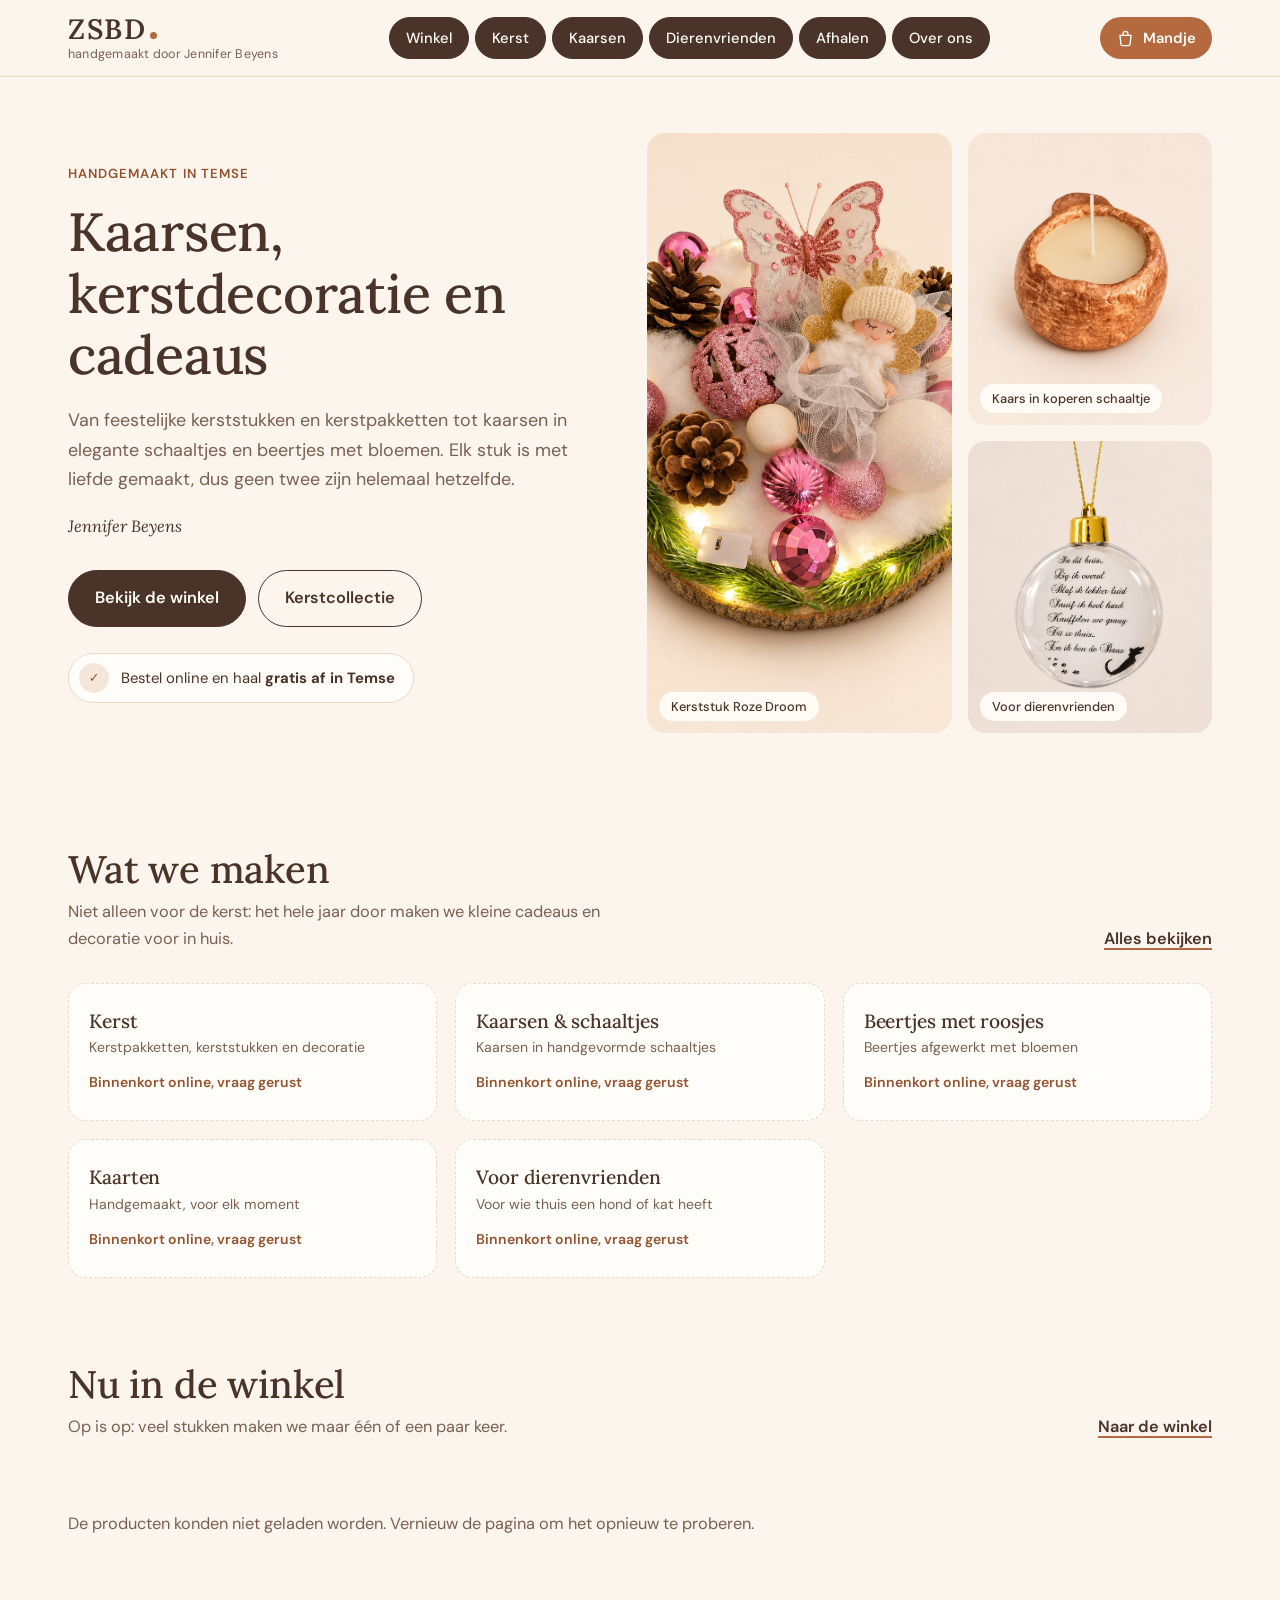
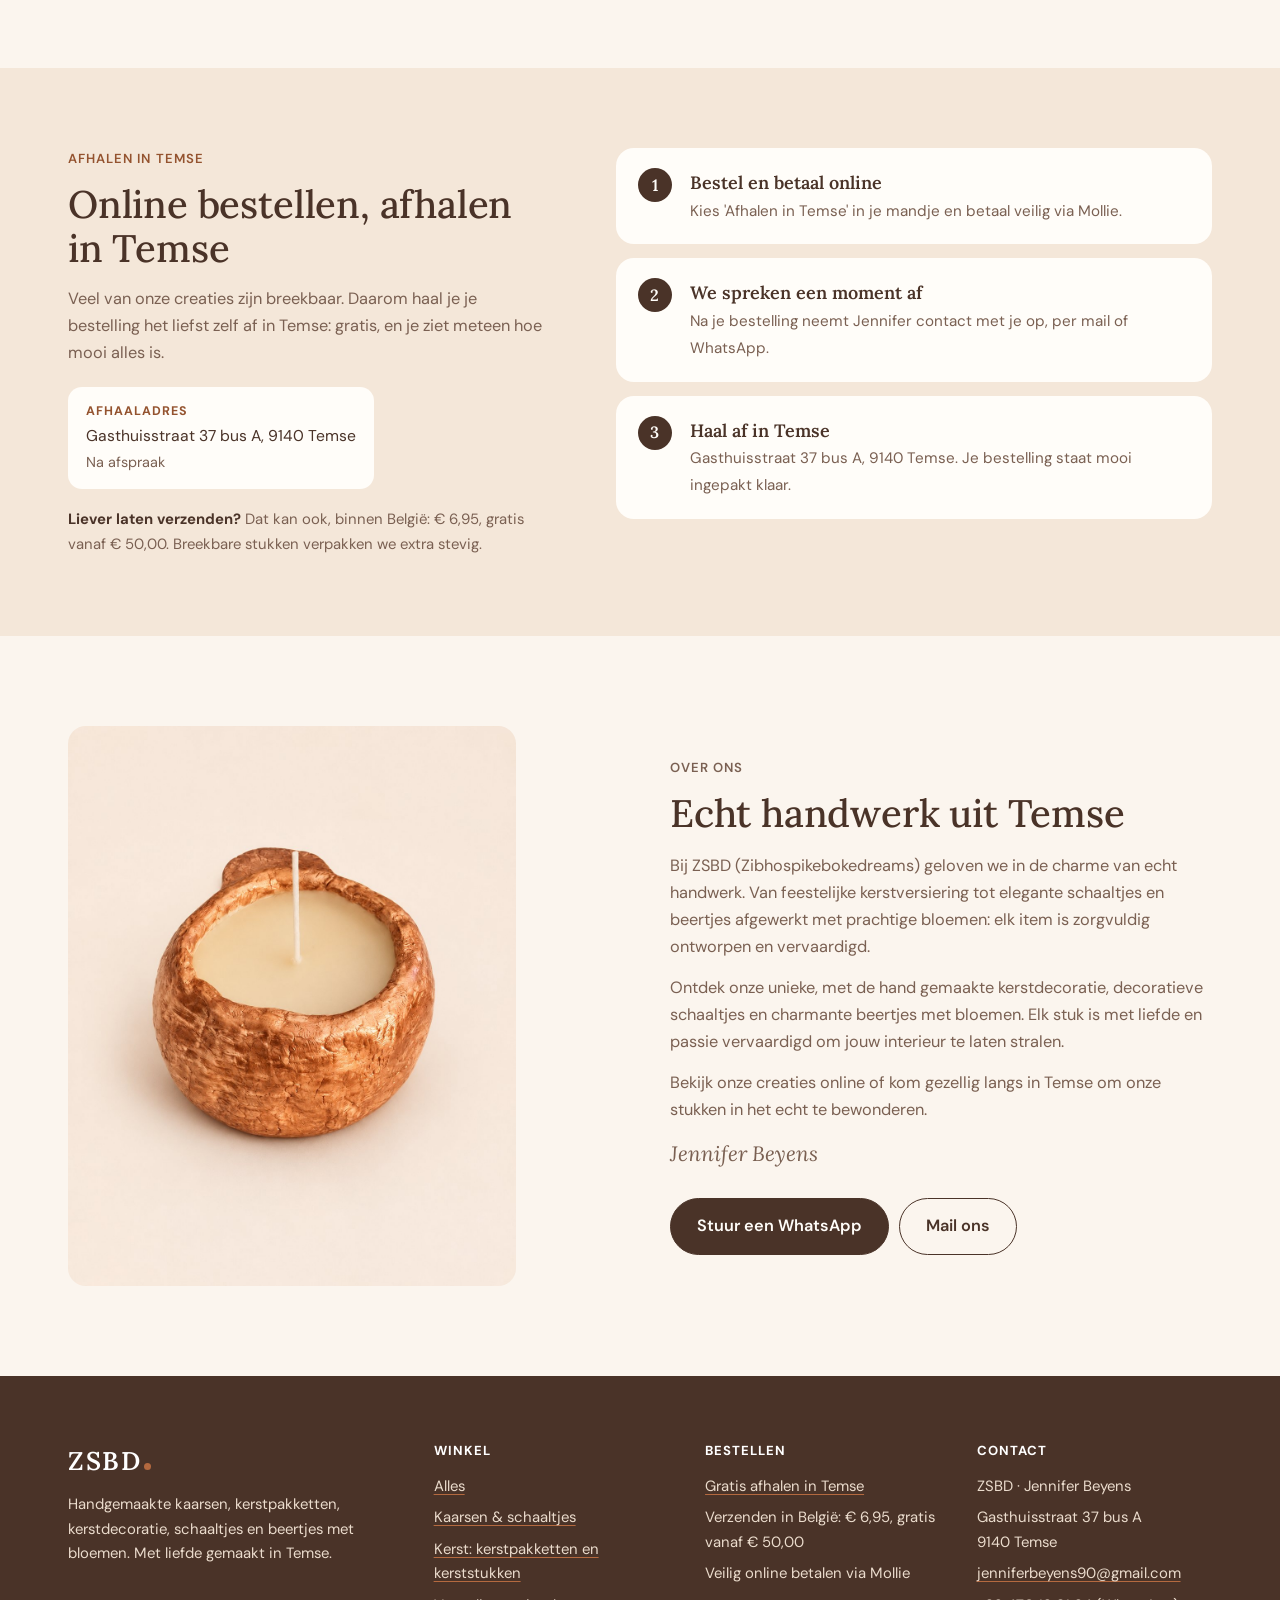
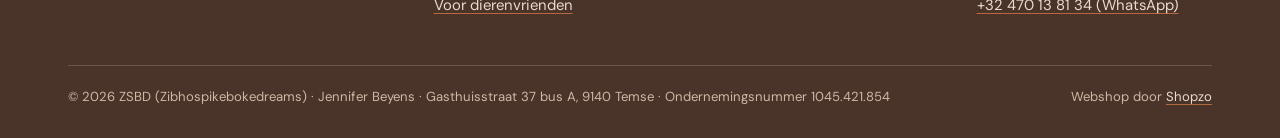
<file: index.html>
<!doctype html>
<html lang="nl-BE">
<head>
<meta charset="utf-8">
<meta name="viewport" content="width=device-width, initial-scale=1">
<title>ZSBD | Handgemaakte kaarsen, kerstpakketten en kerstdecoratie uit Temse</title>
<meta name="description" content="Welkom bij ZSBD (Zibhospikebokedreams) in Temse: handgemaakte kaarsen, kerstpakketten, kerstdecoratie, schaaltjes en beertjes met bloemen. Bestel online en haal gratis af in Temse.">
<meta name="robots" content="index, follow, max-image-preview:large">
<link rel="canonical" href="https://zsbd.be/">
<meta property="og:type" content="website">
<meta property="og:locale" content="nl_BE">
<meta property="og:site_name" content="ZSBD">
<meta property="og:title" content="ZSBD | Handgemaakte kaarsen, kerstpakketten en kerstdecoratie uit Temse">
<meta property="og:description" content="Welkom bij ZSBD (Zibhospikebokedreams) in Temse: handgemaakte kaarsen, kerstpakketten, kerstdecoratie, schaaltjes en beertjes met bloemen. Bestel online en haal gratis af in Temse.">
<meta property="og:url" content="https://zsbd.be/">
<meta property="og:image" content="https://zsbd.be/img/zsbd-kerststuk-roze-droom.jpg">
<meta name="twitter:card" content="summary_large_image">
<meta name="theme-color" content="#FBF5EE">
<link rel="icon" href="/img/favicon.png" type="image/png">
<link rel="apple-touch-icon" href="/img/apple-touch-icon.png">
<link rel="preload" href="/fonts/Lora-var.woff" as="font" type="font/woff" crossorigin>
<link rel="preload" href="/fonts/DMSans-var.woff" as="font" type="font/woff" crossorigin>
<link rel="preconnect" href="https://api.shopzo.be" crossorigin>
<link rel="stylesheet" href="/zsbd.css?v=4">
<script type="application/ld+json">{"@context": "https://schema.org", "@type": "Store", "@id": "https://zsbd.be/#store", "name": "ZSBD", "alternateName": "Zibhospikebokedreams", "description": "Handgemaakte kaarsen in koperen schaaltjes, kerstpakketten, kerststukken, decoratieve schaaltjes en beertjes met bloemen uit Temse. Online bestellen en afhalen in Temse.", "url": "https://zsbd.be/", "image": ["https://zsbd.be/img/zsbd-kerststuk-roze-droom.jpg", "https://zsbd.be/img/zsbd-kaarsschaaltje-koper.jpg", "https://zsbd.be/img/zsbd-kerstpakket-warm-welkom.jpg"], "logo": "https://zsbd.be/img/apple-touch-icon.png", "founder": {"@type": "Person", "name": "Jennifer Beyens"}, "telephone": "+32470138134", "email": "jenniferbeyens90@gmail.com", "address": {"@type": "PostalAddress", "streetAddress": "Gasthuisstraat 37 bus A", "postalCode": "9140", "addressLocality": "Temse", "addressRegion": "Oost-Vlaanderen", "addressCountry": "BE"}, "areaServed": ["Temse", "Sint-Niklaas", "Bornem", "Hamme", "Kruibeke", "Waasland", "België"], "priceRange": "€", "currenciesAccepted": "EUR"}</script>
<script type="application/ld+json">{"@context": "https://schema.org", "@type": "WebSite", "@id": "https://zsbd.be/#website", "url": "https://zsbd.be/", "name": "ZSBD", "alternateName": "Zibhospikebokedreams", "inLanguage": "nl-BE", "publisher": {"@id": "https://zsbd.be/#store"}}</script>
<link rel="preload" as="image" href="/img/zsbd-kerststuk-roze-droom.jpg">
</head>
<body>
<header class="site-header">
  <div class="wrap header-row">
    <a class="brand" href="/" aria-label="ZSBD, naar de startpagina"><span class="brand-name">ZSBD</span><span class="brand-sub">handgemaakt door Jennifer Beyens</span></a>
    <nav class="main-nav" aria-label="Menu">
      <a href="/winkel.html" data-nav="Alles">Winkel</a><a href="/kerst.html" data-nav="Kerst">Kerst</a><a href="/kaarsen.html" data-nav="Kaarsen & schaaltjes">Kaarsen</a><a href="/winkel.html?categorie=Voor%20dierenvrienden" data-nav="Voor dierenvrienden">Dierenvrienden</a><a href="/index.html#afhalen" data-nav="Afhalen">Afhalen</a><a href="/index.html#over" data-nav="Over">Over ons</a>
    </nav>
    <div class="header-actions">
      <a class="bag-link" href="/mandje.html"><svg viewBox="0 0 24 24" aria-hidden="true"><path d="M5 8h14l-1.2 11.2a2 2 0 0 1-2 1.8H8.2a2 2 0 0 1-2-1.8z"/><path d="M9 8V6a3 3 0 0 1 6 0v2"/></svg><span class="label">Mandje</span><span class="count" data-count="bag"></span></a>
    </div>
  </div>
</header>
<main>
  <section class="hero">
    <div class="wrap hero-grid">
      <div class="fade-in">
        <p class="eyebrow">Handgemaakt in Temse</p>
        <h1>Kaarsen, kerstdecoratie en cadeaus</h1>
        <p class="hero-lead">Van feestelijke kerststukken en kerstpakketten tot kaarsen in elegante schaaltjes en beertjes met bloemen. Elk stuk is met liefde gemaakt, dus geen twee zijn helemaal hetzelfde.</p>
        <p class="hero-maker">Jennifer Beyens</p>
        <div class="actions">
          <a class="btn" href="/winkel.html">Bekijk de winkel</a>
          <a class="btn btn--ghost" href="/kerst.html">Kerstcollectie</a>
        </div>
        <div class="hero-pickup"><b>✓</b><span>Bestel online en haal <strong>gratis af in Temse</strong></span></div>
      </div>
      <div class="hero-photos">
        <figure class="fade-in d2"><img src="/img/zsbd-kerststuk-roze-droom.jpg" alt="Handgemaakt kerststuk op een boomschijf met roze kerstballen, dennenappels, een vlinder en een engeltje" fetchpriority="high" width="1086" height="1448"><figcaption>Kerststuk Roze Droom</figcaption></figure>
        <figure class="fade-in d3"><img src="/img/zsbd-kaarsschaaltje-koper.jpg" alt="Handgemaakte kaars in een koperkleurig schaaltje" width="1086" height="1448"><figcaption>Kaars in koperen schaaltje</figcaption></figure>
        <figure class="fade-in d3"><img src="/img/zsbd-kerstbal-ik-ben-de-baas.jpg" alt="Doorzichtige kerstbal met een gedichtje over een hond" width="1086" height="1448"><figcaption>Voor dierenvrienden</figcaption></figure>
      </div>
    </div>
  </section>

  <section class="section">
    <div class="wrap">
      <div class="section-head">
        <div>
          <h2>Wat we maken</h2>
          <p>Niet alleen voor de kerst: het hele jaar door maken we kleine cadeaus en decoratie voor in huis.</p>
        </div>
        <a class="text-link" href="/winkel.html">Alles bekijken</a>
      </div>
      <div class="makes" id="home-makes"></div>
    </div>
  </section>

  <section class="section">
    <div class="wrap">
      <div class="section-head">
        <div>
          <h2>Nu in de winkel</h2>
          <p>Op is op: veel stukken maken we maar één of een paar keer.</p>
        </div>
        <a class="text-link" href="/winkel.html">Naar de winkel</a>
      </div>
      <div class="grid" id="home-products"><p class="grid-note">Producten laden…</p></div>
    </div>
  </section>

  <section class="pickup" id="afhalen">
    <div class="wrap pickup-grid">
      <div>
        <p class="eyebrow">Afhalen in Temse</p>
        <h2>Online bestellen, afhalen in Temse</h2>
        <p class="pickup-lead">Veel van onze creaties zijn breekbaar. Daarom haal je je bestelling het liefst zelf af in Temse: gratis, en je ziet meteen hoe mooi alles is.</p>
        <p class="pickup-address"><strong>Afhaaladres</strong>Gasthuisstraat 37 bus A, 9140 Temse<br><span>Na afspraak</span></p>
        <p class="ship-note"><strong>Liever laten verzenden?</strong> Dat kan ook, binnen België: <span data-ship>€ 6,95, gratis vanaf € 50,00</span>. Breekbare stukken verpakken we extra stevig.</p>
      </div>
      <ol class="steps">
        <li><strong>Bestel en betaal online</strong><span>Kies 'Afhalen in Temse' in je mandje en betaal veilig via Mollie.</span></li>
        <li><strong>We spreken een moment af</strong><span>Na je bestelling neemt Jennifer contact met je op, per mail of WhatsApp.</span></li>
        <li><strong>Haal af in Temse</strong><span>Gasthuisstraat 37 bus A, 9140 Temse. Je bestelling staat mooi ingepakt klaar.</span></li>
      </ol>
    </div>
  </section>

  <section class="about" id="over">
    <div class="wrap about-grid">
      <div class="about-photo"><img src="/img/zsbd-kaarsschaaltje-koper.jpg" alt="Handgevormd schaaltje met koperkleurige afwerking en kaars" loading="lazy" width="1086" height="1448"></div>
      <div>
        <p class="eyebrow">Over ons</p>
        <h2>Echt handwerk uit Temse</h2>
        <p>Bij ZSBD (Zibhospikebokedreams) geloven we in de charme van echt handwerk. Van feestelijke kerstversiering tot elegante schaaltjes en beertjes afgewerkt met prachtige bloemen: elk item is zorgvuldig ontworpen en vervaardigd.</p>
        <p>Ontdek onze unieke, met de hand gemaakte kerstdecoratie, decoratieve schaaltjes en charmante beertjes met bloemen. Elk stuk is met liefde en passie vervaardigd om jouw interieur te laten stralen.</p>
        <p>Bekijk onze creaties online of kom gezellig langs in Temse om onze stukken in het echt te bewonderen.</p>
        <p class="about-sign">Jennifer Beyens</p>
        <div class="contact-row">
          <a class="btn" href="https://wa.me/32470138134" rel="noopener">Stuur een WhatsApp</a>
          <a class="btn btn--ghost" href="mailto:jenniferbeyens90@gmail.com">Mail ons</a>
        </div>
      </div>
    </div>
  </section>
</main>
<footer class="site-footer">
  <div class="wrap">
    <div class="footer-grid">
      <div>
        <div class="footer-brand">ZSBD</div>
        <p>Handgemaakte kaarsen, kerstpakketten, kerstdecoratie, schaaltjes en beertjes met bloemen. Met liefde gemaakt in Temse.</p>
      </div>
      <div>
        <h4>Winkel</h4>
        <ul>
          <li><a href="/winkel.html">Alles</a></li>
          <li><a href="/kaarsen.html">Kaarsen &amp; schaaltjes</a></li>
          <li><a href="/kerst.html">Kerst: kerstpakketten en kerststukken</a></li>
          <li><a href="/winkel.html?categorie=Voor%20dierenvrienden">Voor dierenvrienden</a></li>
        </ul>
      </div>
      <div>
        <h4>Bestellen</h4>
        <ul>
          <li><a href="/#afhalen">Gratis afhalen in Temse</a></li>
          <li>Verzenden in België: <span data-ship>€ 6,95, gratis vanaf € 50,00</span></li>
          <li>Veilig online betalen via Mollie</li>
        </ul>
      </div>
      <div>
        <h4>Contact</h4>
        <address>
          <ul>
            <li>ZSBD · Jennifer Beyens</li>
            <li>Gasthuisstraat 37 bus A<br>9140 Temse</li>
            <li><a href="mailto:jenniferbeyens90@gmail.com">jenniferbeyens90@gmail.com</a></li>
            <li><a href="https://wa.me/32470138134" rel="noopener">+32 470 13 81 34 (WhatsApp)</a></li>
          </ul>
        </address>
      </div>
    </div>
    <div class="legal">
      <span>© 2026 ZSBD (Zibhospikebokedreams) · Jennifer Beyens · Gasthuisstraat 37 bus A, 9140 Temse · Ondernemingsnummer 1045.421.854</span>
      <span>Webshop door <a href="https://www.shopzo.be" rel="noopener">Shopzo</a></span>
    </div>
  </div>
</footer>
<script src="/zsbd-client.js?v=4"></script>
<script src="/home.js?v=4"></script>
</body>
</html>
</file>
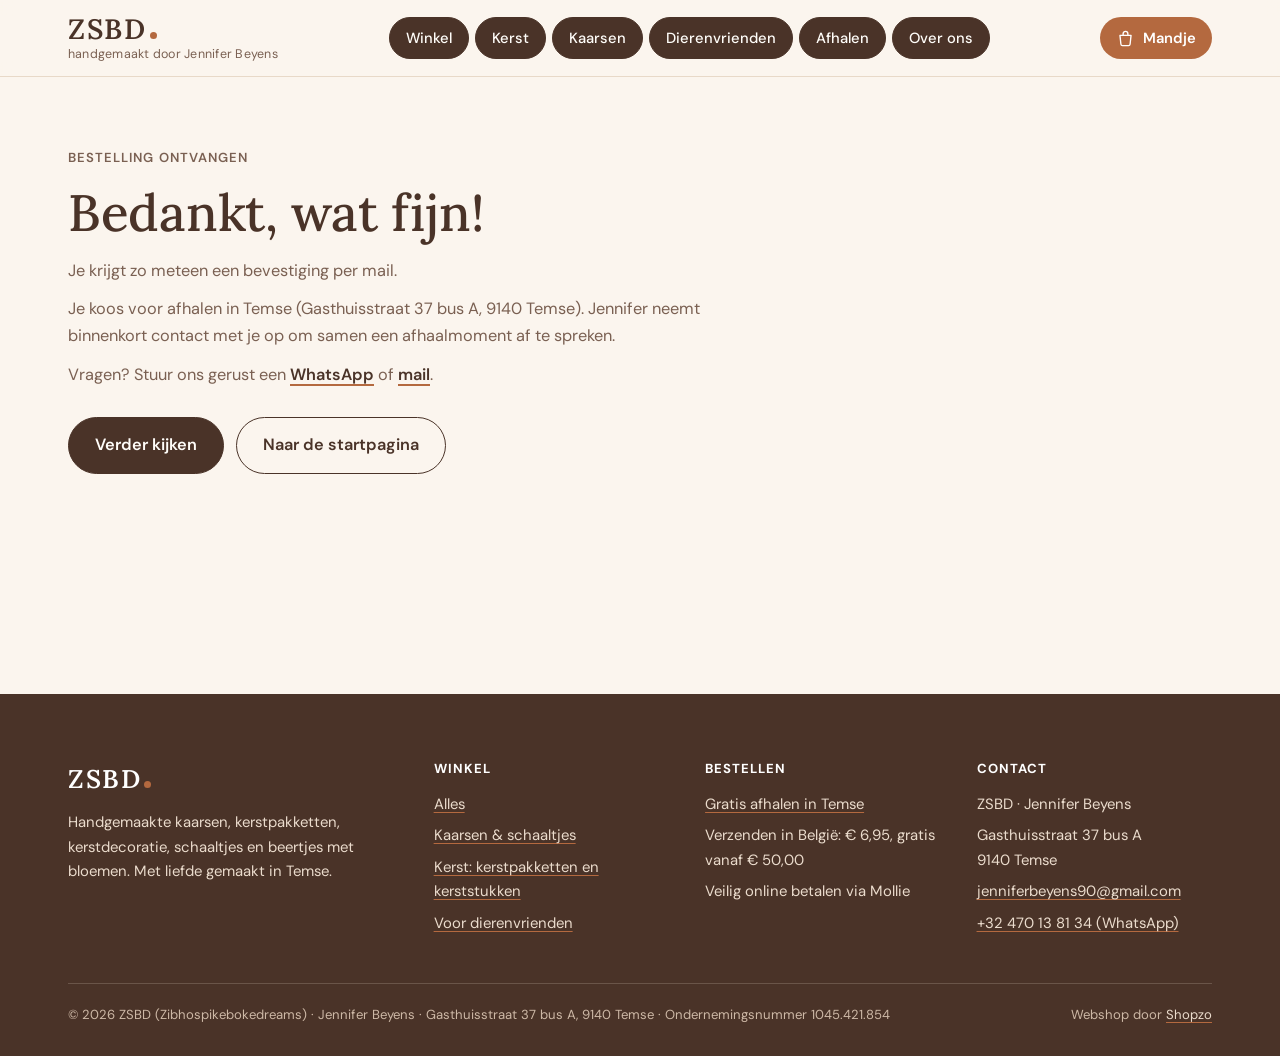
<file: bedankt.html>
<!doctype html>
<html lang="nl-BE">
<head>
<meta charset="utf-8">
<meta name="viewport" content="width=device-width, initial-scale=1">
<title>Bedankt voor je bestelling | ZSBD</title>
<meta name="description" content="Bedankt voor je bestelling bij ZSBD.">
<meta name="robots" content="noindex, follow">
<link rel="canonical" href="https://zsbd.be/bedankt.html">
<meta property="og:type" content="website">
<meta property="og:locale" content="nl_BE">
<meta property="og:site_name" content="ZSBD">
<meta property="og:title" content="Bedankt voor je bestelling | ZSBD">
<meta property="og:description" content="Bedankt voor je bestelling bij ZSBD.">
<meta property="og:url" content="https://zsbd.be/bedankt.html">
<meta property="og:image" content="https://zsbd.be/img/zsbd-kerststuk-roze-droom.jpg">
<meta name="twitter:card" content="summary_large_image">
<meta name="theme-color" content="#FBF5EE">
<link rel="icon" href="/img/favicon.png" type="image/png">
<link rel="apple-touch-icon" href="/img/apple-touch-icon.png">
<link rel="preload" href="/fonts/Lora-var.woff" as="font" type="font/woff" crossorigin>
<link rel="preload" href="/fonts/DMSans-var.woff" as="font" type="font/woff" crossorigin>
<link rel="preconnect" href="https://api.shopzo.be" crossorigin>
<link rel="stylesheet" href="/zsbd.css?v=4">
</head>
<body>
<header class="site-header">
  <div class="wrap header-row">
    <a class="brand" href="/" aria-label="ZSBD, naar de startpagina"><span class="brand-name">ZSBD</span><span class="brand-sub">handgemaakt door Jennifer Beyens</span></a>
    <nav class="main-nav" aria-label="Menu">
      <a href="/winkel.html" data-nav="Alles">Winkel</a><a href="/kerst.html" data-nav="Kerst">Kerst</a><a href="/kaarsen.html" data-nav="Kaarsen & schaaltjes">Kaarsen</a><a href="/winkel.html?categorie=Voor%20dierenvrienden" data-nav="Voor dierenvrienden">Dierenvrienden</a><a href="/index.html#afhalen" data-nav="Afhalen">Afhalen</a><a href="/index.html#over" data-nav="Over">Over ons</a>
    </nav>
    <div class="header-actions">
      <a class="bag-link" href="/mandje.html"><svg viewBox="0 0 24 24" aria-hidden="true"><path d="M5 8h14l-1.2 11.2a2 2 0 0 1-2 1.8H8.2a2 2 0 0 1-2-1.8z"/><path d="M9 8V6a3 3 0 0 1 6 0v2"/></svg><span class="label">Mandje</span><span class="count" data-count="bag"></span></a>
    </div>
  </div>
</header>
<main class="wrap">
  <section class="thanks">
    <p class="eyebrow">Bestelling ontvangen</p>
    <h1>Bedankt, wat fijn!</h1>
    <p>Je krijgt zo meteen een bevestiging per mail.</p>
    <p id="thanks-pickup">Je koos voor afhalen in Temse (Gasthuisstraat 37 bus A, 9140 Temse). Jennifer neemt binnenkort contact met je op om samen een afhaalmoment af te spreken.</p>
    <p id="thanks-ship" hidden>We pakken je bestelling met zorg in en laten je weten wanneer ze onderweg is.</p>
    <p>Vragen? Stuur ons gerust een <a class="text-link" href="https://wa.me/32470138134" rel="noopener">WhatsApp</a> of <a class="text-link" href="mailto:jenniferbeyens90@gmail.com">mail</a>.</p>
    <div class="actions"><a class="btn" href="/winkel.html">Verder kijken</a><a class="btn btn--ghost" href="/">Naar de startpagina</a></div>
  </section>
  <div class="page-end"></div>
</main>
<footer class="site-footer">
  <div class="wrap">
    <div class="footer-grid">
      <div>
        <div class="footer-brand">ZSBD</div>
        <p>Handgemaakte kaarsen, kerstpakketten, kerstdecoratie, schaaltjes en beertjes met bloemen. Met liefde gemaakt in Temse.</p>
      </div>
      <div>
        <h4>Winkel</h4>
        <ul>
          <li><a href="/winkel.html">Alles</a></li>
          <li><a href="/kaarsen.html">Kaarsen &amp; schaaltjes</a></li>
          <li><a href="/kerst.html">Kerst: kerstpakketten en kerststukken</a></li>
          <li><a href="/winkel.html?categorie=Voor%20dierenvrienden">Voor dierenvrienden</a></li>
        </ul>
      </div>
      <div>
        <h4>Bestellen</h4>
        <ul>
          <li><a href="/#afhalen">Gratis afhalen in Temse</a></li>
          <li>Verzenden in België: <span data-ship>€ 6,95, gratis vanaf € 50,00</span></li>
          <li>Veilig online betalen via Mollie</li>
        </ul>
      </div>
      <div>
        <h4>Contact</h4>
        <address>
          <ul>
            <li>ZSBD · Jennifer Beyens</li>
            <li>Gasthuisstraat 37 bus A<br>9140 Temse</li>
            <li><a href="mailto:jenniferbeyens90@gmail.com">jenniferbeyens90@gmail.com</a></li>
            <li><a href="https://wa.me/32470138134" rel="noopener">+32 470 13 81 34 (WhatsApp)</a></li>
          </ul>
        </address>
      </div>
    </div>
    <div class="legal">
      <span>© 2026 ZSBD (Zibhospikebokedreams) · Jennifer Beyens · Gasthuisstraat 37 bus A, 9140 Temse · Ondernemingsnummer 1045.421.854</span>
      <span>Webshop door <a href="https://www.shopzo.be" rel="noopener">Shopzo</a></span>
    </div>
  </div>
</footer>
<script src="/zsbd-client.js?v=4"></script>
<script src="/bedankt.js?v=4"></script>
</body>
</html>
</file>
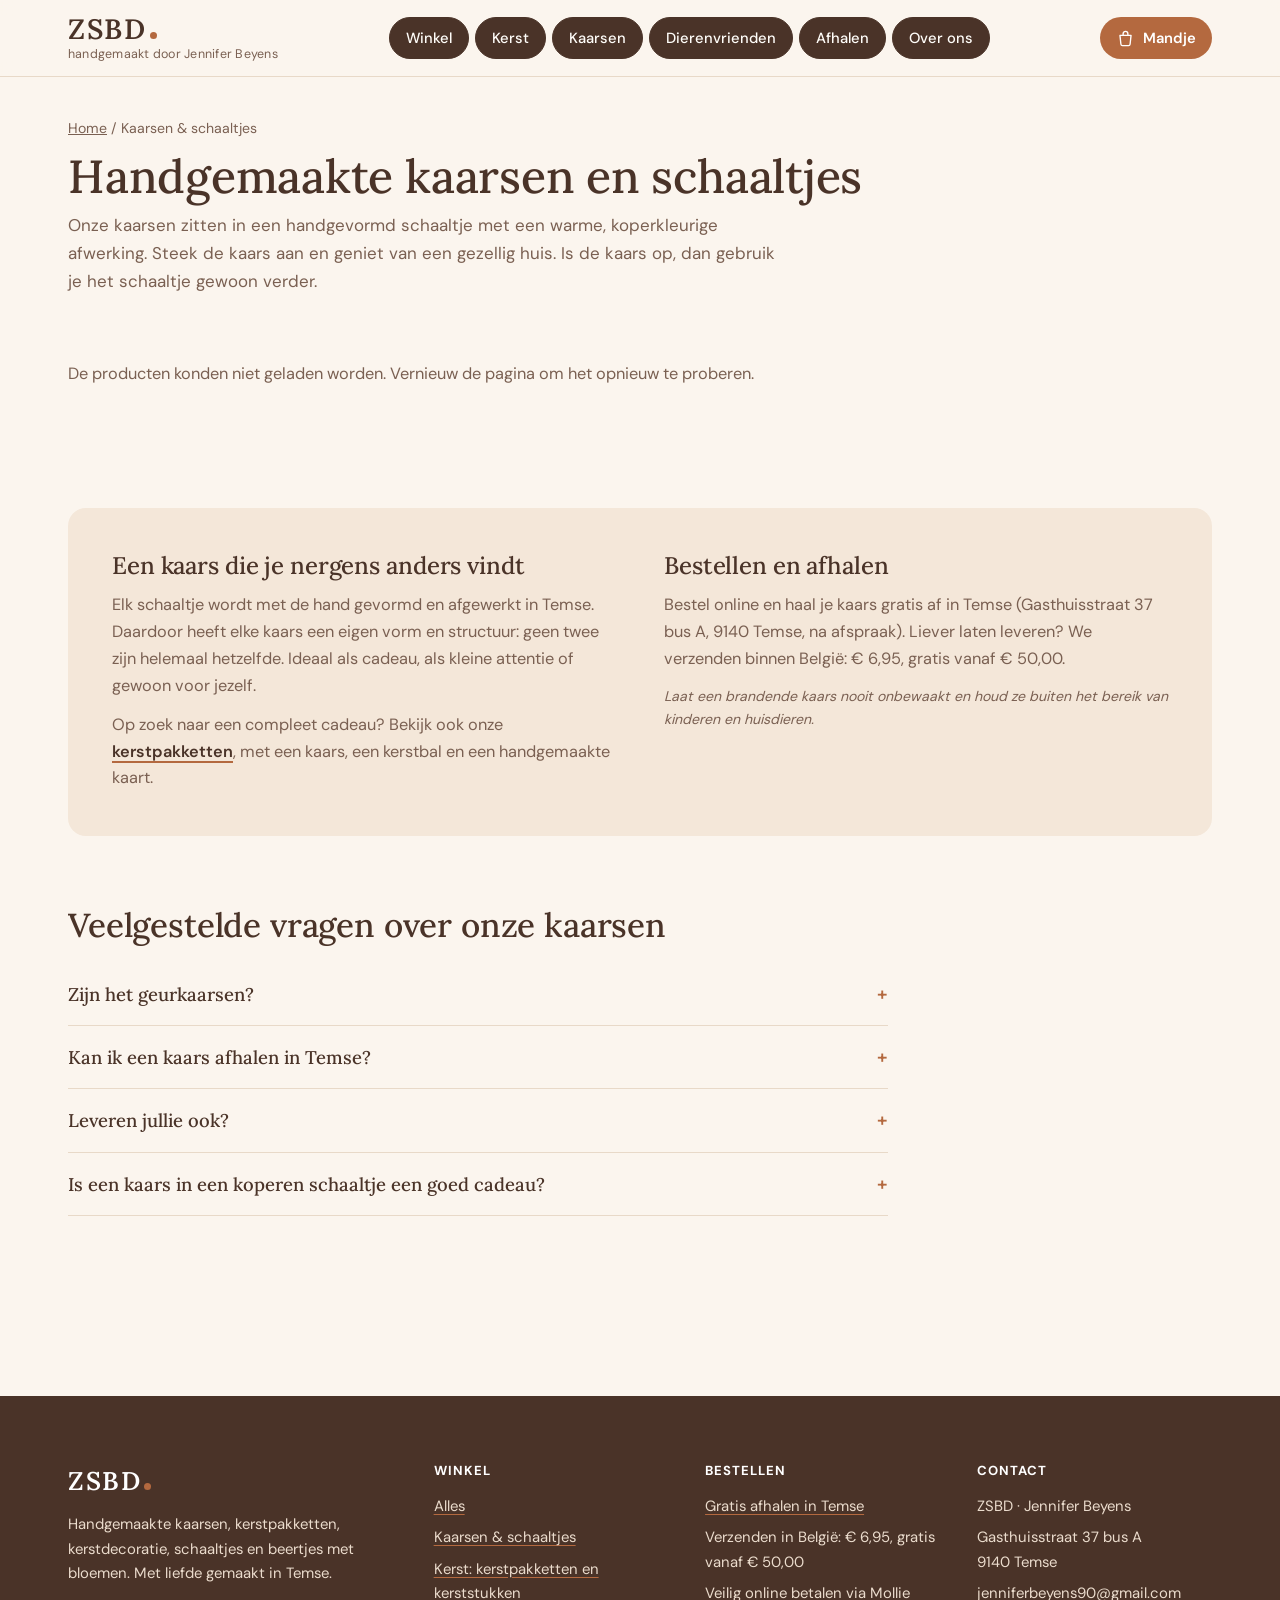
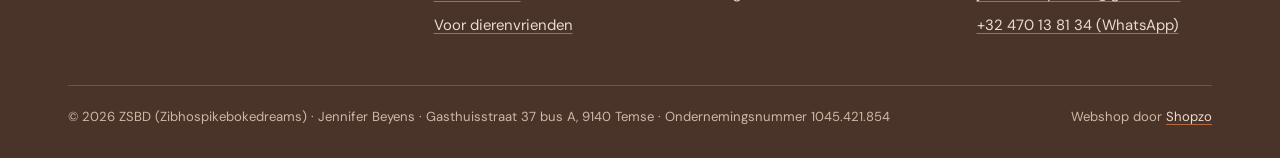
<file: kaarsen.html>
<!doctype html>
<html lang="nl-BE">
<head>
<meta charset="utf-8">
<meta name="viewport" content="width=device-width, initial-scale=1">
<title>Handgemaakte kaarsen en schaaltjes kopen | Afhalen in Temse | ZSBD</title>
<meta name="description" content="Handgemaakte kaarsen in een koperkleurig, handgevormd schaaltje. Een warm cadeau, ook in een kerstpakket. Bestel online en haal gratis af in Temse, of laat leveren in België.">
<meta name="robots" content="index, follow, max-image-preview:large">
<link rel="canonical" href="https://zsbd.be/kaarsen.html">
<meta property="og:type" content="website">
<meta property="og:locale" content="nl_BE">
<meta property="og:site_name" content="ZSBD">
<meta property="og:title" content="Handgemaakte kaarsen en schaaltjes kopen | Afhalen in Temse | ZSBD">
<meta property="og:description" content="Handgemaakte kaarsen in een koperkleurig, handgevormd schaaltje. Een warm cadeau, ook in een kerstpakket. Bestel online en haal gratis af in Temse, of laat leveren in België.">
<meta property="og:url" content="https://zsbd.be/kaarsen.html">
<meta property="og:image" content="https://zsbd.be/img/zsbd-kerststuk-roze-droom.jpg">
<meta name="twitter:card" content="summary_large_image">
<meta name="theme-color" content="#FBF5EE">
<link rel="icon" href="/img/favicon.png" type="image/png">
<link rel="apple-touch-icon" href="/img/apple-touch-icon.png">
<link rel="preload" href="/fonts/Lora-var.woff" as="font" type="font/woff" crossorigin>
<link rel="preload" href="/fonts/DMSans-var.woff" as="font" type="font/woff" crossorigin>
<link rel="preconnect" href="https://api.shopzo.be" crossorigin>
<link rel="stylesheet" href="/zsbd.css?v=4">
<script type="application/ld+json">{"@context": "https://schema.org", "@type": "Store", "@id": "https://zsbd.be/#store", "name": "ZSBD", "alternateName": "Zibhospikebokedreams", "description": "Handgemaakte kaarsen in koperen schaaltjes, kerstpakketten, kerststukken, decoratieve schaaltjes en beertjes met bloemen uit Temse. Online bestellen en afhalen in Temse.", "url": "https://zsbd.be/", "image": ["https://zsbd.be/img/zsbd-kerststuk-roze-droom.jpg", "https://zsbd.be/img/zsbd-kaarsschaaltje-koper.jpg", "https://zsbd.be/img/zsbd-kerstpakket-warm-welkom.jpg"], "logo": "https://zsbd.be/img/apple-touch-icon.png", "founder": {"@type": "Person", "name": "Jennifer Beyens"}, "telephone": "+32470138134", "email": "jenniferbeyens90@gmail.com", "address": {"@type": "PostalAddress", "streetAddress": "Gasthuisstraat 37 bus A", "postalCode": "9140", "addressLocality": "Temse", "addressRegion": "Oost-Vlaanderen", "addressCountry": "BE"}, "areaServed": ["Temse", "Sint-Niklaas", "Bornem", "Hamme", "Kruibeke", "Waasland", "België"], "priceRange": "€", "currenciesAccepted": "EUR"}</script>
<script type="application/ld+json">{"@context": "https://schema.org", "@type": "FAQPage", "mainEntity": [{"@type": "Question", "name": "Zijn het geurkaarsen?", "acceptedAnswer": {"@type": "Answer", "text": "Nee, onze kaarsen zijn zonder geur. Zo passen ze overal, ook aan tafel."}}, {"@type": "Question", "name": "Kan ik een kaars afhalen in Temse?", "acceptedAnswer": {"@type": "Answer", "text": "Ja. Kies bij het afrekenen voor 'Afhalen in Temse'. Afhalen is gratis en gebeurt na afspraak op Gasthuisstraat 37 bus A, 9140 Temse."}}, {"@type": "Question", "name": "Leveren jullie ook?", "acceptedAnswer": {"@type": "Answer", "text": "Ja, binnen België. De verzendkosten zie je in je mandje; vanaf een bepaald bedrag is verzending gratis. Breekbare stukken verpakken we extra stevig."}}, {"@type": "Question", "name": "Is een kaars in een koperen schaaltje een goed cadeau?", "acceptedAnswer": {"@type": "Answer", "text": "Zeker. Het schaaltje is met de hand gevormd en blijft mooi als de kaars op is. Het zit ook in onze kerstpakketten."}}]}</script>
<script type="application/ld+json">{"@context": "https://schema.org", "@type": "BreadcrumbList", "itemListElement": [{"@type": "ListItem", "position": 1, "name": "Home", "item": "https://zsbd.be/"}, {"@type": "ListItem", "position": 2, "name": "Kaarsen & schaaltjes", "item": "https://zsbd.be/kaarsen.html"}]}</script>
</head>
<body>
<header class="site-header">
  <div class="wrap header-row">
    <a class="brand" href="/" aria-label="ZSBD, naar de startpagina"><span class="brand-name">ZSBD</span><span class="brand-sub">handgemaakt door Jennifer Beyens</span></a>
    <nav class="main-nav" aria-label="Menu">
      <a href="/winkel.html" data-nav="Alles">Winkel</a><a href="/kerst.html" data-nav="Kerst">Kerst</a><a href="/kaarsen.html" data-nav="Kaarsen & schaaltjes">Kaarsen</a><a href="/winkel.html?categorie=Voor%20dierenvrienden" data-nav="Voor dierenvrienden">Dierenvrienden</a><a href="/index.html#afhalen" data-nav="Afhalen">Afhalen</a><a href="/index.html#over" data-nav="Over">Over ons</a>
    </nav>
    <div class="header-actions">
      <a class="bag-link" href="/mandje.html"><svg viewBox="0 0 24 24" aria-hidden="true"><path d="M5 8h14l-1.2 11.2a2 2 0 0 1-2 1.8H8.2a2 2 0 0 1-2-1.8z"/><path d="M9 8V6a3 3 0 0 1 6 0v2"/></svg><span class="label">Mandje</span><span class="count" data-count="bag"></span></a>
    </div>
  </div>
</header>
<main class="wrap">
  <div class="page-head landing-head">
    <div class="crumbs"><a href="/">Home</a> / Kaarsen &amp; schaaltjes</div>
    <h1>Handgemaakte kaarsen en schaaltjes</h1>
    <p>Onze kaarsen zitten in een handgevormd schaaltje met een warme, koperkleurige afwerking. Steek de kaars aan en geniet van een gezellig huis. Is de kaars op, dan gebruik je het schaaltje gewoon verder.</p>
  </div>
  <div class="grid" data-landing="kaars"><p class="grid-note">Kaarsen laden…</p></div>

  <section class="landing-text">
    <div>
      <h2>Een kaars die je nergens anders vindt</h2>
      <p>Elk schaaltje wordt met de hand gevormd en afgewerkt in Temse. Daardoor heeft elke kaars een eigen vorm en structuur: geen twee zijn helemaal hetzelfde. Ideaal als cadeau, als kleine attentie of gewoon voor jezelf.</p>
      <p>Op zoek naar een compleet cadeau? Bekijk ook onze <a class="text-link" href="/kerst.html">kerstpakketten</a>, met een kaars, een kerstbal en een handgemaakte kaart.</p>
    </div>
    <div>
      <h2>Bestellen en afhalen</h2>
      <p>Bestel online en haal je kaars gratis af in Temse (Gasthuisstraat 37 bus A, 9140 Temse, na afspraak). Liever laten leveren? We verzenden binnen België: <span data-ship>€ 6,95, gratis vanaf € 50,00</span>.</p>
      <p class="safety">Laat een brandende kaars nooit onbewaakt en houd ze buiten het bereik van kinderen en huisdieren.</p>
    </div>
  </section>

  <section class="landing-faq">
    <h2>Veelgestelde vragen over onze kaarsen</h2>
    <div class="faq"><details><summary>Zijn het geurkaarsen?</summary><p>Nee, onze kaarsen zijn zonder geur. Zo passen ze overal, ook aan tafel.</p></details><details><summary>Kan ik een kaars afhalen in Temse?</summary><p>Ja. Kies bij het afrekenen voor &#x27;Afhalen in Temse&#x27;. Afhalen is gratis en gebeurt na afspraak op Gasthuisstraat 37 bus A, 9140 Temse.</p></details><details><summary>Leveren jullie ook?</summary><p>Ja, binnen België. De verzendkosten zie je in je mandje; vanaf een bepaald bedrag is verzending gratis. Breekbare stukken verpakken we extra stevig.</p></details><details><summary>Is een kaars in een koperen schaaltje een goed cadeau?</summary><p>Zeker. Het schaaltje is met de hand gevormd en blijft mooi als de kaars op is. Het zit ook in onze kerstpakketten.</p></details></div>
  </section>
  <div class="page-end"></div>
</main>
<footer class="site-footer">
  <div class="wrap">
    <div class="footer-grid">
      <div>
        <div class="footer-brand">ZSBD</div>
        <p>Handgemaakte kaarsen, kerstpakketten, kerstdecoratie, schaaltjes en beertjes met bloemen. Met liefde gemaakt in Temse.</p>
      </div>
      <div>
        <h4>Winkel</h4>
        <ul>
          <li><a href="/winkel.html">Alles</a></li>
          <li><a href="/kaarsen.html">Kaarsen &amp; schaaltjes</a></li>
          <li><a href="/kerst.html">Kerst: kerstpakketten en kerststukken</a></li>
          <li><a href="/winkel.html?categorie=Voor%20dierenvrienden">Voor dierenvrienden</a></li>
        </ul>
      </div>
      <div>
        <h4>Bestellen</h4>
        <ul>
          <li><a href="/#afhalen">Gratis afhalen in Temse</a></li>
          <li>Verzenden in België: <span data-ship>€ 6,95, gratis vanaf € 50,00</span></li>
          <li>Veilig online betalen via Mollie</li>
        </ul>
      </div>
      <div>
        <h4>Contact</h4>
        <address>
          <ul>
            <li>ZSBD · Jennifer Beyens</li>
            <li>Gasthuisstraat 37 bus A<br>9140 Temse</li>
            <li><a href="mailto:jenniferbeyens90@gmail.com">jenniferbeyens90@gmail.com</a></li>
            <li><a href="https://wa.me/32470138134" rel="noopener">+32 470 13 81 34 (WhatsApp)</a></li>
          </ul>
        </address>
      </div>
    </div>
    <div class="legal">
      <span>© 2026 ZSBD (Zibhospikebokedreams) · Jennifer Beyens · Gasthuisstraat 37 bus A, 9140 Temse · Ondernemingsnummer 1045.421.854</span>
      <span>Webshop door <a href="https://www.shopzo.be" rel="noopener">Shopzo</a></span>
    </div>
  </div>
</footer>
<script src="/zsbd-client.js?v=4"></script>
<script src="/landing.js?v=4"></script>
</body>
</html>
</file>
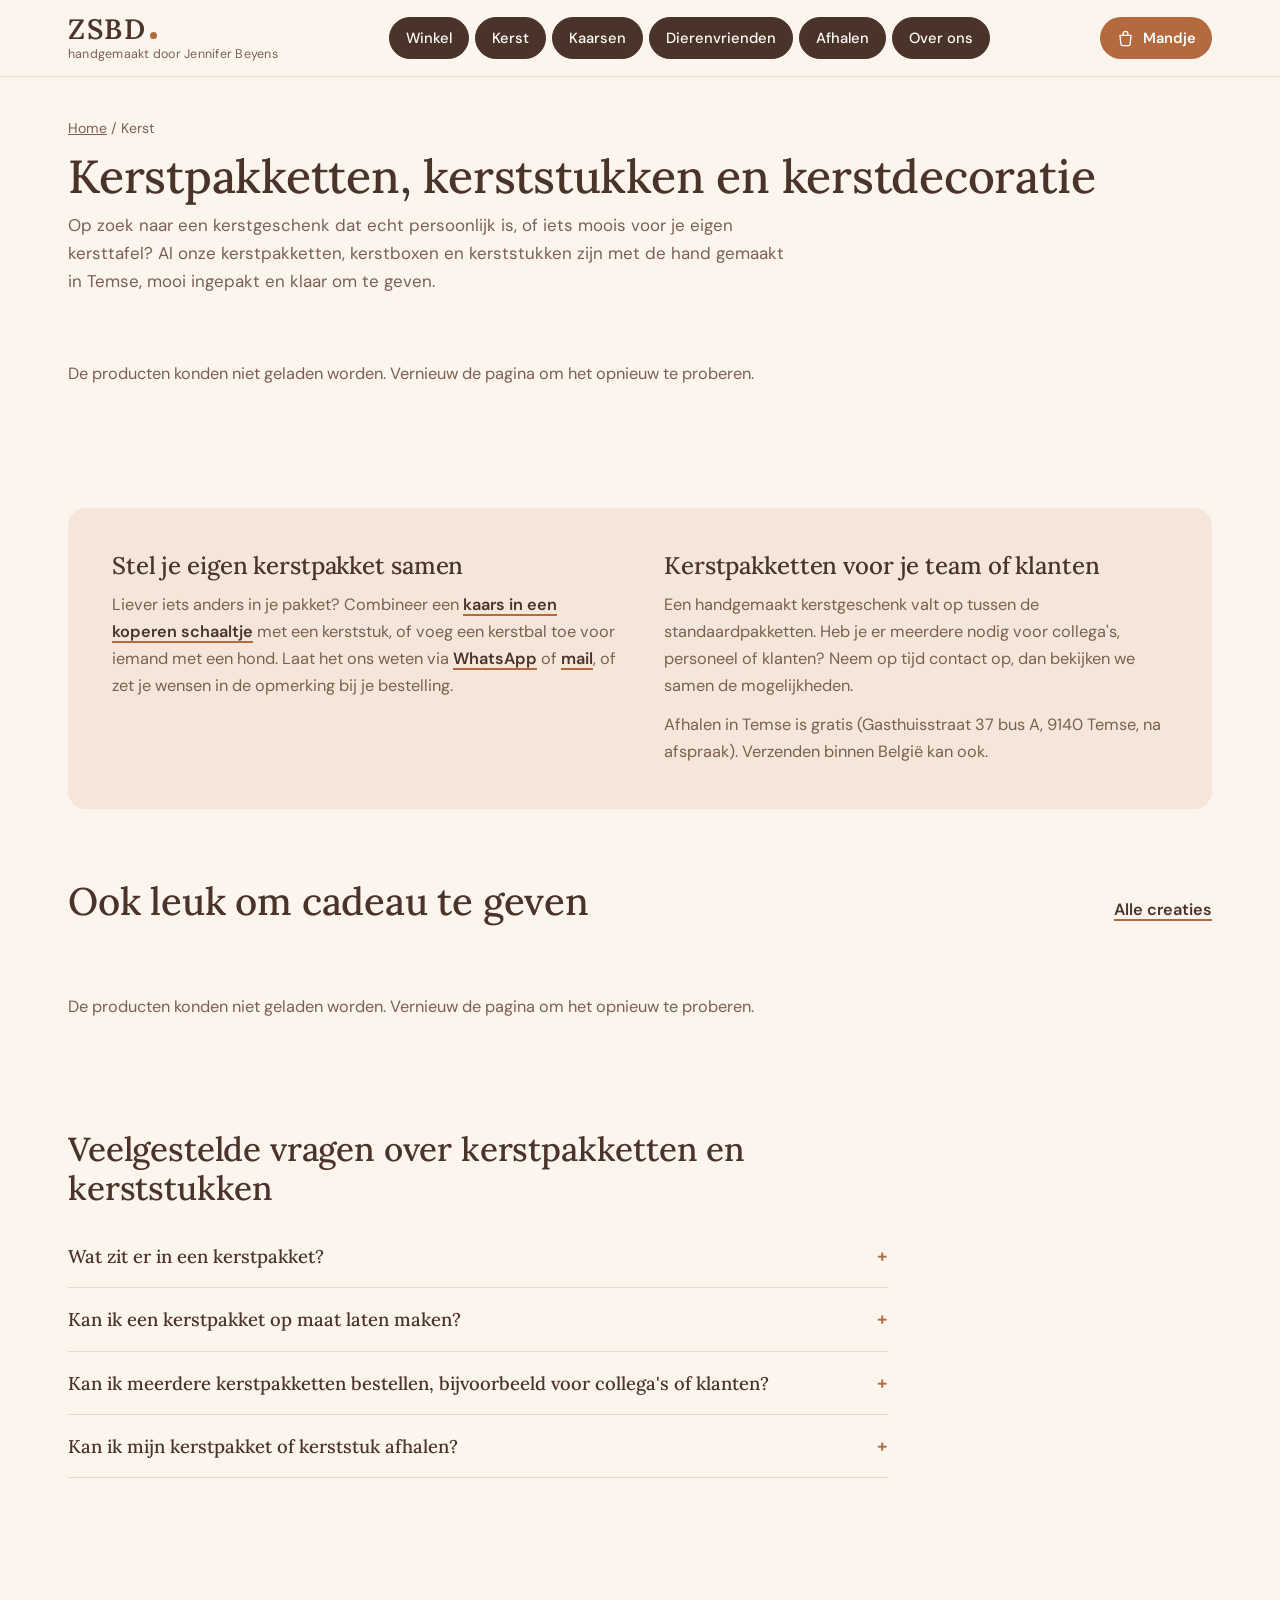
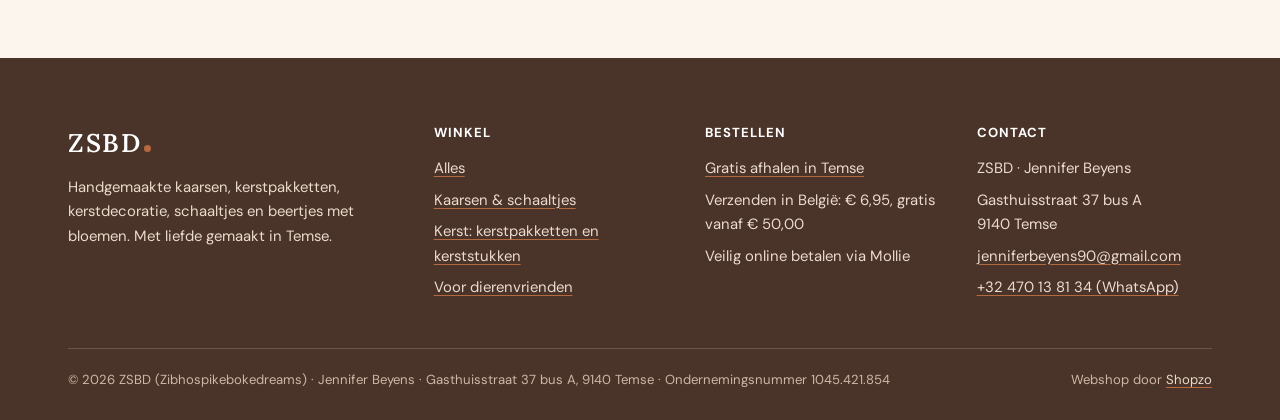
<file: kerst.html>
<!doctype html>
<html lang="nl-BE">
<head>
<meta charset="utf-8">
<meta name="viewport" content="width=device-width, initial-scale=1">
<title>Kerstpakketten, kerststukken en kerstdecoratie | Handgemaakt in Temse | ZSBD</title>
<meta name="description" content="Handgemaakte kerstpakketten, kerstboxen, kerststukken en kerstdecoratie uit Temse. Ook kerstpakketten op maat en voor bedrijven. Bestel online en haal gratis af in Temse.">
<meta name="robots" content="index, follow, max-image-preview:large">
<link rel="canonical" href="https://zsbd.be/kerst.html">
<meta property="og:type" content="website">
<meta property="og:locale" content="nl_BE">
<meta property="og:site_name" content="ZSBD">
<meta property="og:title" content="Kerstpakketten, kerststukken en kerstdecoratie | Handgemaakt in Temse | ZSBD">
<meta property="og:description" content="Handgemaakte kerstpakketten, kerstboxen, kerststukken en kerstdecoratie uit Temse. Ook kerstpakketten op maat en voor bedrijven. Bestel online en haal gratis af in Temse.">
<meta property="og:url" content="https://zsbd.be/kerst.html">
<meta property="og:image" content="https://zsbd.be/img/zsbd-kerststuk-roze-droom.jpg">
<meta name="twitter:card" content="summary_large_image">
<meta name="theme-color" content="#FBF5EE">
<link rel="icon" href="/img/favicon.png" type="image/png">
<link rel="apple-touch-icon" href="/img/apple-touch-icon.png">
<link rel="preload" href="/fonts/Lora-var.woff" as="font" type="font/woff" crossorigin>
<link rel="preload" href="/fonts/DMSans-var.woff" as="font" type="font/woff" crossorigin>
<link rel="preconnect" href="https://api.shopzo.be" crossorigin>
<link rel="stylesheet" href="/zsbd.css?v=4">
<script type="application/ld+json">{"@context": "https://schema.org", "@type": "Store", "@id": "https://zsbd.be/#store", "name": "ZSBD", "alternateName": "Zibhospikebokedreams", "description": "Handgemaakte kaarsen in koperen schaaltjes, kerstpakketten, kerststukken, decoratieve schaaltjes en beertjes met bloemen uit Temse. Online bestellen en afhalen in Temse.", "url": "https://zsbd.be/", "image": ["https://zsbd.be/img/zsbd-kerststuk-roze-droom.jpg", "https://zsbd.be/img/zsbd-kaarsschaaltje-koper.jpg", "https://zsbd.be/img/zsbd-kerstpakket-warm-welkom.jpg"], "logo": "https://zsbd.be/img/apple-touch-icon.png", "founder": {"@type": "Person", "name": "Jennifer Beyens"}, "telephone": "+32470138134", "email": "jenniferbeyens90@gmail.com", "address": {"@type": "PostalAddress", "streetAddress": "Gasthuisstraat 37 bus A", "postalCode": "9140", "addressLocality": "Temse", "addressRegion": "Oost-Vlaanderen", "addressCountry": "BE"}, "areaServed": ["Temse", "Sint-Niklaas", "Bornem", "Hamme", "Kruibeke", "Waasland", "België"], "priceRange": "€", "currenciesAccepted": "EUR"}</script>
<script type="application/ld+json">{"@context": "https://schema.org", "@type": "FAQPage", "mainEntity": [{"@type": "Question", "name": "Wat zit er in een kerstpakket?", "acceptedAnswer": {"@type": "Answer", "text": "Het kerstpakket Warm Welkom bevat een kaars in een koperen schaaltje, een kerstbal 'Ik ben de baas' en een handgemaakte kerstkaart."}}, {"@type": "Question", "name": "Kan ik een kerstpakket op maat laten maken?", "acceptedAnswer": {"@type": "Answer", "text": "Ja. Combineer bijvoorbeeld een kaars met een kerststuk, of een kerstbal voor iemand met een hond. Stuur ons een WhatsApp of mail en we bekijken samen wat mogelijk is."}}, {"@type": "Question", "name": "Kan ik meerdere kerstpakketten bestellen, bijvoorbeeld voor collega's of klanten?", "acceptedAnswer": {"@type": "Answer", "text": "Dat kan. Laat ons op tijd weten hoeveel pakketten je nodig hebt, dan maken we ze met de hand voor je klaar."}}, {"@type": "Question", "name": "Kan ik mijn kerstpakket of kerststuk afhalen?", "acceptedAnswer": {"@type": "Answer", "text": "Ja, afhalen in Temse is gratis en gebeurt na afspraak op Gasthuisstraat 37 bus A, 9140 Temse. Verzenden binnen België kan ook; breekbare stukken verpakken we extra stevig."}}]}</script>
<script type="application/ld+json">{"@context": "https://schema.org", "@type": "BreadcrumbList", "itemListElement": [{"@type": "ListItem", "position": 1, "name": "Home", "item": "https://zsbd.be/"}, {"@type": "ListItem", "position": 2, "name": "Kerst", "item": "https://zsbd.be/kerst.html"}]}</script>
</head>
<body>
<header class="site-header">
  <div class="wrap header-row">
    <a class="brand" href="/" aria-label="ZSBD, naar de startpagina"><span class="brand-name">ZSBD</span><span class="brand-sub">handgemaakt door Jennifer Beyens</span></a>
    <nav class="main-nav" aria-label="Menu">
      <a href="/winkel.html" data-nav="Alles">Winkel</a><a href="/kerst.html" data-nav="Kerst">Kerst</a><a href="/kaarsen.html" data-nav="Kaarsen & schaaltjes">Kaarsen</a><a href="/winkel.html?categorie=Voor%20dierenvrienden" data-nav="Voor dierenvrienden">Dierenvrienden</a><a href="/index.html#afhalen" data-nav="Afhalen">Afhalen</a><a href="/index.html#over" data-nav="Over">Over ons</a>
    </nav>
    <div class="header-actions">
      <a class="bag-link" href="/mandje.html"><svg viewBox="0 0 24 24" aria-hidden="true"><path d="M5 8h14l-1.2 11.2a2 2 0 0 1-2 1.8H8.2a2 2 0 0 1-2-1.8z"/><path d="M9 8V6a3 3 0 0 1 6 0v2"/></svg><span class="label">Mandje</span><span class="count" data-count="bag"></span></a>
    </div>
  </div>
</header>
<main class="wrap">
  <div class="page-head landing-head">
    <div class="crumbs"><a href="/">Home</a> / Kerst</div>
    <h1>Kerstpakketten, kerststukken en kerstdecoratie</h1>
    <p>Op zoek naar een kerstgeschenk dat echt persoonlijk is, of iets moois voor je eigen kersttafel? Al onze kerstpakketten, kerstboxen en kerststukken zijn met de hand gemaakt in Temse, mooi ingepakt en klaar om te geven.</p>
  </div>
  <div class="grid" data-landing="kerst"><p class="grid-note">Kerstcollectie laden…</p></div>

  <section class="landing-text">
    <div>
      <h2>Stel je eigen kerstpakket samen</h2>
      <p>Liever iets anders in je pakket? Combineer een <a class="text-link" href="/kaarsen.html">kaars in een koperen schaaltje</a> met een kerststuk, of voeg een kerstbal toe voor iemand met een hond. Laat het ons weten via <a class="text-link" href="https://wa.me/32470138134" rel="noopener">WhatsApp</a> of <a class="text-link" href="mailto:jenniferbeyens90@gmail.com">mail</a>, of zet je wensen in de opmerking bij je bestelling.</p>
    </div>
    <div>
      <h2>Kerstpakketten voor je team of klanten</h2>
      <p>Een handgemaakt kerstgeschenk valt op tussen de standaardpakketten. Heb je er meerdere nodig voor collega's, personeel of klanten? Neem op tijd contact op, dan bekijken we samen de mogelijkheden.</p>
      <p>Afhalen in Temse is gratis (Gasthuisstraat 37 bus A, 9140 Temse, na afspraak). Verzenden binnen België kan ook.</p>
    </div>
  </section>

  <section class="section landing-extra">
    <div class="section-head"><div><h2>Ook leuk om cadeau te geven</h2></div><a class="text-link" href="/winkel.html">Alle creaties</a></div>
    <div class="grid" data-landing="kerst-extra"></div>
  </section>

  <section class="landing-faq">
    <h2>Veelgestelde vragen over kerstpakketten en kerststukken</h2>
    <div class="faq"><details><summary>Wat zit er in een kerstpakket?</summary><p>Het kerstpakket Warm Welkom bevat een kaars in een koperen schaaltje, een kerstbal &#x27;Ik ben de baas&#x27; en een handgemaakte kerstkaart.</p></details><details><summary>Kan ik een kerstpakket op maat laten maken?</summary><p>Ja. Combineer bijvoorbeeld een kaars met een kerststuk, of een kerstbal voor iemand met een hond. Stuur ons een WhatsApp of mail en we bekijken samen wat mogelijk is.</p></details><details><summary>Kan ik meerdere kerstpakketten bestellen, bijvoorbeeld voor collega&#x27;s of klanten?</summary><p>Dat kan. Laat ons op tijd weten hoeveel pakketten je nodig hebt, dan maken we ze met de hand voor je klaar.</p></details><details><summary>Kan ik mijn kerstpakket of kerststuk afhalen?</summary><p>Ja, afhalen in Temse is gratis en gebeurt na afspraak op Gasthuisstraat 37 bus A, 9140 Temse. Verzenden binnen België kan ook; breekbare stukken verpakken we extra stevig.</p></details></div>
  </section>
  <div class="page-end"></div>
</main>
<footer class="site-footer">
  <div class="wrap">
    <div class="footer-grid">
      <div>
        <div class="footer-brand">ZSBD</div>
        <p>Handgemaakte kaarsen, kerstpakketten, kerstdecoratie, schaaltjes en beertjes met bloemen. Met liefde gemaakt in Temse.</p>
      </div>
      <div>
        <h4>Winkel</h4>
        <ul>
          <li><a href="/winkel.html">Alles</a></li>
          <li><a href="/kaarsen.html">Kaarsen &amp; schaaltjes</a></li>
          <li><a href="/kerst.html">Kerst: kerstpakketten en kerststukken</a></li>
          <li><a href="/winkel.html?categorie=Voor%20dierenvrienden">Voor dierenvrienden</a></li>
        </ul>
      </div>
      <div>
        <h4>Bestellen</h4>
        <ul>
          <li><a href="/#afhalen">Gratis afhalen in Temse</a></li>
          <li>Verzenden in België: <span data-ship>€ 6,95, gratis vanaf € 50,00</span></li>
          <li>Veilig online betalen via Mollie</li>
        </ul>
      </div>
      <div>
        <h4>Contact</h4>
        <address>
          <ul>
            <li>ZSBD · Jennifer Beyens</li>
            <li>Gasthuisstraat 37 bus A<br>9140 Temse</li>
            <li><a href="mailto:jenniferbeyens90@gmail.com">jenniferbeyens90@gmail.com</a></li>
            <li><a href="https://wa.me/32470138134" rel="noopener">+32 470 13 81 34 (WhatsApp)</a></li>
          </ul>
        </address>
      </div>
    </div>
    <div class="legal">
      <span>© 2026 ZSBD (Zibhospikebokedreams) · Jennifer Beyens · Gasthuisstraat 37 bus A, 9140 Temse · Ondernemingsnummer 1045.421.854</span>
      <span>Webshop door <a href="https://www.shopzo.be" rel="noopener">Shopzo</a></span>
    </div>
  </div>
</footer>
<script src="/zsbd-client.js?v=4"></script>
<script src="/landing.js?v=4"></script>
</body>
</html>
</file>
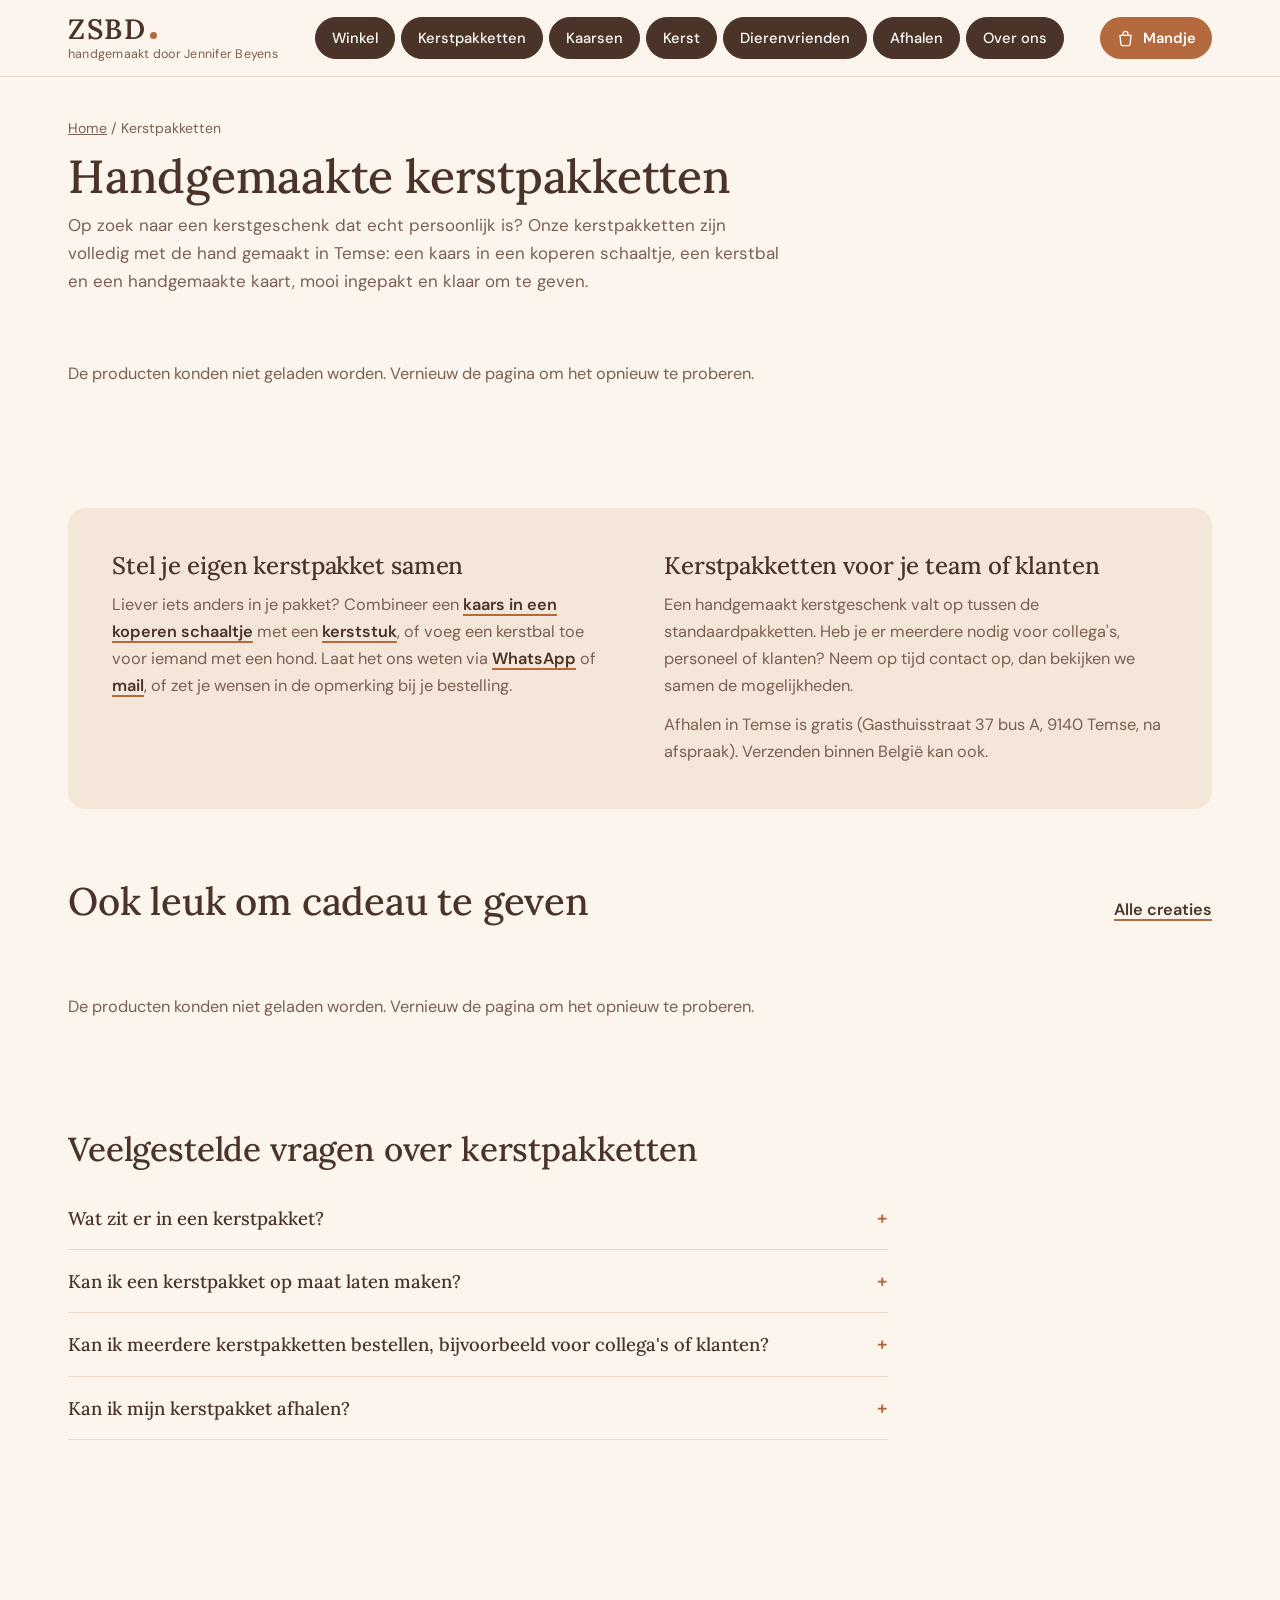
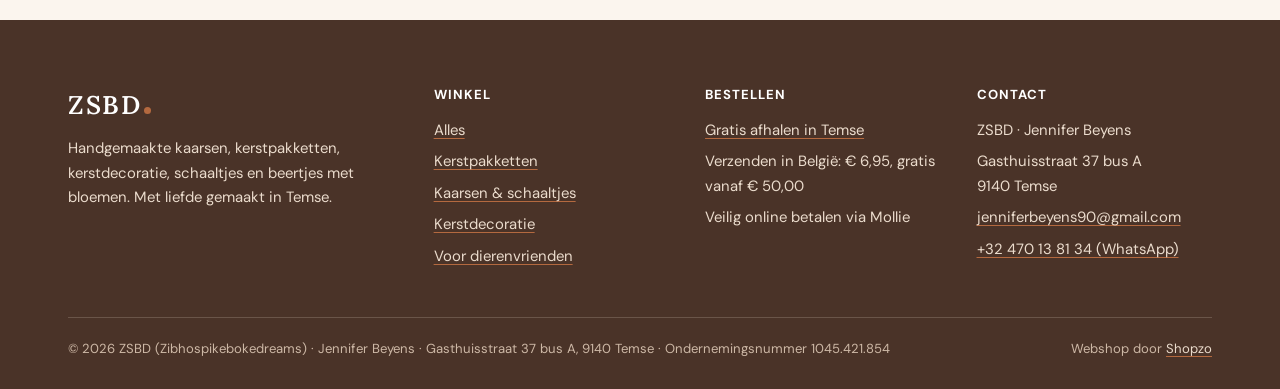
<file: kerstpakketten.html>
<!doctype html>
<html lang="nl-BE">
<head>
<meta charset="utf-8">
<meta name="viewport" content="width=device-width, initial-scale=1">
<title>Kerstpakketten en kerstgeschenken bestellen | Handgemaakt in Temse | ZSBD</title>
<meta name="description" content="Handgemaakte kerstpakketten met kaars, kerstbal en kerstkaart. Ook kerstpakketten op maat en voor bedrijven. Bestel online en haal gratis af in Temse.">
<meta name="robots" content="index, follow, max-image-preview:large">
<link rel="canonical" href="https://zsbd.be/kerstpakketten.html">
<meta property="og:type" content="website">
<meta property="og:locale" content="nl_BE">
<meta property="og:site_name" content="ZSBD">
<meta property="og:title" content="Kerstpakketten en kerstgeschenken bestellen | Handgemaakt in Temse | ZSBD">
<meta property="og:description" content="Handgemaakte kerstpakketten met kaars, kerstbal en kerstkaart. Ook kerstpakketten op maat en voor bedrijven. Bestel online en haal gratis af in Temse.">
<meta property="og:url" content="https://zsbd.be/kerstpakketten.html">
<meta property="og:image" content="https://zsbd.be/img/zsbd-kerststuk-roze-droom.jpg">
<meta name="twitter:card" content="summary_large_image">
<meta name="theme-color" content="#FBF5EE">
<link rel="icon" href="/img/favicon.png" type="image/png">
<link rel="apple-touch-icon" href="/img/apple-touch-icon.png">
<link rel="preload" href="/fonts/Lora-var.woff" as="font" type="font/woff" crossorigin>
<link rel="preload" href="/fonts/DMSans-var.woff" as="font" type="font/woff" crossorigin>
<link rel="preconnect" href="https://api.shopzo.be" crossorigin>
<link rel="stylesheet" href="/zsbd.css?v=3">
<script type="application/ld+json">{"@context": "https://schema.org", "@type": "Store", "@id": "https://zsbd.be/#store", "name": "ZSBD", "alternateName": "Zibhospikebokedreams", "description": "Handgemaakte kaarsen in koperen schaaltjes, kerstpakketten, kerststukken, decoratieve schaaltjes en beertjes met bloemen uit Temse. Online bestellen en afhalen in Temse.", "url": "https://zsbd.be/", "image": ["https://zsbd.be/img/zsbd-kerststuk-roze-droom.jpg", "https://zsbd.be/img/zsbd-kaarsschaaltje-koper.jpg", "https://zsbd.be/img/zsbd-kerstpakket-warm-welkom.jpg"], "logo": "https://zsbd.be/img/apple-touch-icon.png", "founder": {"@type": "Person", "name": "Jennifer Beyens"}, "telephone": "+32470138134", "email": "jenniferbeyens90@gmail.com", "address": {"@type": "PostalAddress", "streetAddress": "Gasthuisstraat 37 bus A", "postalCode": "9140", "addressLocality": "Temse", "addressRegion": "Oost-Vlaanderen", "addressCountry": "BE"}, "areaServed": ["Temse", "Sint-Niklaas", "Bornem", "Hamme", "Kruibeke", "Waasland", "België"], "priceRange": "€", "currenciesAccepted": "EUR"}</script>
<script type="application/ld+json">{"@context": "https://schema.org", "@type": "FAQPage", "mainEntity": [{"@type": "Question", "name": "Wat zit er in een kerstpakket?", "acceptedAnswer": {"@type": "Answer", "text": "Het kerstpakket Warm Welkom bevat een kaars in een koperen schaaltje, een kerstbal 'Ik ben de baas' en een handgemaakte kerstkaart."}}, {"@type": "Question", "name": "Kan ik een kerstpakket op maat laten maken?", "acceptedAnswer": {"@type": "Answer", "text": "Ja. Combineer bijvoorbeeld een kaars met een kerststuk, of een kerstbal voor iemand met een hond. Stuur ons een WhatsApp of mail en we bekijken samen wat mogelijk is."}}, {"@type": "Question", "name": "Kan ik meerdere kerstpakketten bestellen, bijvoorbeeld voor collega's of klanten?", "acceptedAnswer": {"@type": "Answer", "text": "Dat kan. Laat ons op tijd weten hoeveel pakketten je nodig hebt, dan maken we ze met de hand voor je klaar."}}, {"@type": "Question", "name": "Kan ik mijn kerstpakket afhalen?", "acceptedAnswer": {"@type": "Answer", "text": "Ja, afhalen in Temse is gratis en gebeurt na afspraak op Gasthuisstraat 37 bus A, 9140 Temse. Verzenden binnen België kan ook."}}]}</script>
<script type="application/ld+json">{"@context": "https://schema.org", "@type": "BreadcrumbList", "itemListElement": [{"@type": "ListItem", "position": 1, "name": "Home", "item": "https://zsbd.be/"}, {"@type": "ListItem", "position": 2, "name": "Kerstpakketten", "item": "https://zsbd.be/kerstpakketten.html"}]}</script>
</head>
<body>
<header class="site-header">
  <div class="wrap header-row">
    <a class="brand" href="/" aria-label="ZSBD, naar de startpagina"><span class="brand-name">ZSBD</span><span class="brand-sub">handgemaakt door Jennifer Beyens</span></a>
    <nav class="main-nav" aria-label="Menu">
      <a href="/winkel.html" data-nav="Alles">Winkel</a><a href="/kerstpakketten.html" data-nav="Kerstpakketten">Kerstpakketten</a><a href="/kaarsen.html" data-nav="Kaarsen & schaaltjes">Kaarsen</a><a href="/winkel.html?categorie=Kerst" data-nav="Kerst">Kerst</a><a href="/winkel.html?categorie=Voor%20dierenvrienden" data-nav="Voor dierenvrienden">Dierenvrienden</a><a href="/index.html#afhalen" data-nav="Afhalen">Afhalen</a><a href="/index.html#over" data-nav="Over">Over ons</a>
    </nav>
    <div class="header-actions">
      <a class="bag-link" href="/mandje.html"><svg viewBox="0 0 24 24" aria-hidden="true"><path d="M5 8h14l-1.2 11.2a2 2 0 0 1-2 1.8H8.2a2 2 0 0 1-2-1.8z"/><path d="M9 8V6a3 3 0 0 1 6 0v2"/></svg><span class="label">Mandje</span><span class="count" data-count="bag"></span></a>
    </div>
  </div>
</header>
<main class="wrap">
  <div class="page-head landing-head">
    <div class="crumbs"><a href="/">Home</a> / Kerstpakketten</div>
    <h1>Handgemaakte kerstpakketten</h1>
    <p>Op zoek naar een kerstgeschenk dat echt persoonlijk is? Onze kerstpakketten zijn volledig met de hand gemaakt in Temse: een kaars in een koperen schaaltje, een kerstbal en een handgemaakte kaart, mooi ingepakt en klaar om te geven.</p>
  </div>
  <div class="grid" data-landing="kerstpakket"><p class="grid-note">Kerstpakketten laden…</p></div>

  <section class="landing-text">
    <div>
      <h2>Stel je eigen kerstpakket samen</h2>
      <p>Liever iets anders in je pakket? Combineer een <a class="text-link" href="/kaarsen.html">kaars in een koperen schaaltje</a> met een <a class="text-link" href="/winkel.html?categorie=Kerst">kerststuk</a>, of voeg een kerstbal toe voor iemand met een hond. Laat het ons weten via <a class="text-link" href="https://wa.me/32470138134" rel="noopener">WhatsApp</a> of <a class="text-link" href="mailto:jenniferbeyens90@gmail.com">mail</a>, of zet je wensen in de opmerking bij je bestelling.</p>
    </div>
    <div>
      <h2>Kerstpakketten voor je team of klanten</h2>
      <p>Een handgemaakt kerstgeschenk valt op tussen de standaardpakketten. Heb je er meerdere nodig voor collega's, personeel of klanten? Neem op tijd contact op, dan bekijken we samen de mogelijkheden.</p>
      <p>Afhalen in Temse is gratis (Gasthuisstraat 37 bus A, 9140 Temse, na afspraak). Verzenden binnen België kan ook.</p>
    </div>
  </section>

  <section class="section landing-extra">
    <div class="section-head"><div><h2>Ook leuk om cadeau te geven</h2></div><a class="text-link" href="/winkel.html">Alle creaties</a></div>
    <div class="grid" data-landing="kerst-extra"></div>
  </section>

  <section class="landing-faq">
    <h2>Veelgestelde vragen over kerstpakketten</h2>
    <div class="faq"><details><summary>Wat zit er in een kerstpakket?</summary><p>Het kerstpakket Warm Welkom bevat een kaars in een koperen schaaltje, een kerstbal &#x27;Ik ben de baas&#x27; en een handgemaakte kerstkaart.</p></details><details><summary>Kan ik een kerstpakket op maat laten maken?</summary><p>Ja. Combineer bijvoorbeeld een kaars met een kerststuk, of een kerstbal voor iemand met een hond. Stuur ons een WhatsApp of mail en we bekijken samen wat mogelijk is.</p></details><details><summary>Kan ik meerdere kerstpakketten bestellen, bijvoorbeeld voor collega&#x27;s of klanten?</summary><p>Dat kan. Laat ons op tijd weten hoeveel pakketten je nodig hebt, dan maken we ze met de hand voor je klaar.</p></details><details><summary>Kan ik mijn kerstpakket afhalen?</summary><p>Ja, afhalen in Temse is gratis en gebeurt na afspraak op Gasthuisstraat 37 bus A, 9140 Temse. Verzenden binnen België kan ook.</p></details></div>
  </section>
  <div class="page-end"></div>
</main>
<footer class="site-footer">
  <div class="wrap">
    <div class="footer-grid">
      <div>
        <div class="footer-brand">ZSBD</div>
        <p>Handgemaakte kaarsen, kerstpakketten, kerstdecoratie, schaaltjes en beertjes met bloemen. Met liefde gemaakt in Temse.</p>
      </div>
      <div>
        <h4>Winkel</h4>
        <ul>
          <li><a href="/winkel.html">Alles</a></li>
          <li><a href="/kerstpakketten.html">Kerstpakketten</a></li>
          <li><a href="/kaarsen.html">Kaarsen &amp; schaaltjes</a></li>
          <li><a href="/winkel.html?categorie=Kerst">Kerstdecoratie</a></li>
          <li><a href="/winkel.html?categorie=Voor%20dierenvrienden">Voor dierenvrienden</a></li>
        </ul>
      </div>
      <div>
        <h4>Bestellen</h4>
        <ul>
          <li><a href="/#afhalen">Gratis afhalen in Temse</a></li>
          <li>Verzenden in België: <span data-ship>€ 6,95, gratis vanaf € 50,00</span></li>
          <li>Veilig online betalen via Mollie</li>
        </ul>
      </div>
      <div>
        <h4>Contact</h4>
        <address>
          <ul>
            <li>ZSBD · Jennifer Beyens</li>
            <li>Gasthuisstraat 37 bus A<br>9140 Temse</li>
            <li><a href="mailto:jenniferbeyens90@gmail.com">jenniferbeyens90@gmail.com</a></li>
            <li><a href="https://wa.me/32470138134" rel="noopener">+32 470 13 81 34 (WhatsApp)</a></li>
          </ul>
        </address>
      </div>
    </div>
    <div class="legal">
      <span>© 2026 ZSBD (Zibhospikebokedreams) · Jennifer Beyens · Gasthuisstraat 37 bus A, 9140 Temse · Ondernemingsnummer 1045.421.854</span>
      <span>Webshop door <a href="https://www.shopzo.be" rel="noopener">Shopzo</a></span>
    </div>
  </div>
</footer>
<script src="/zsbd-client.js?v=3"></script>
<script src="/landing.js?v=3"></script>
</body>
</html>
</file>
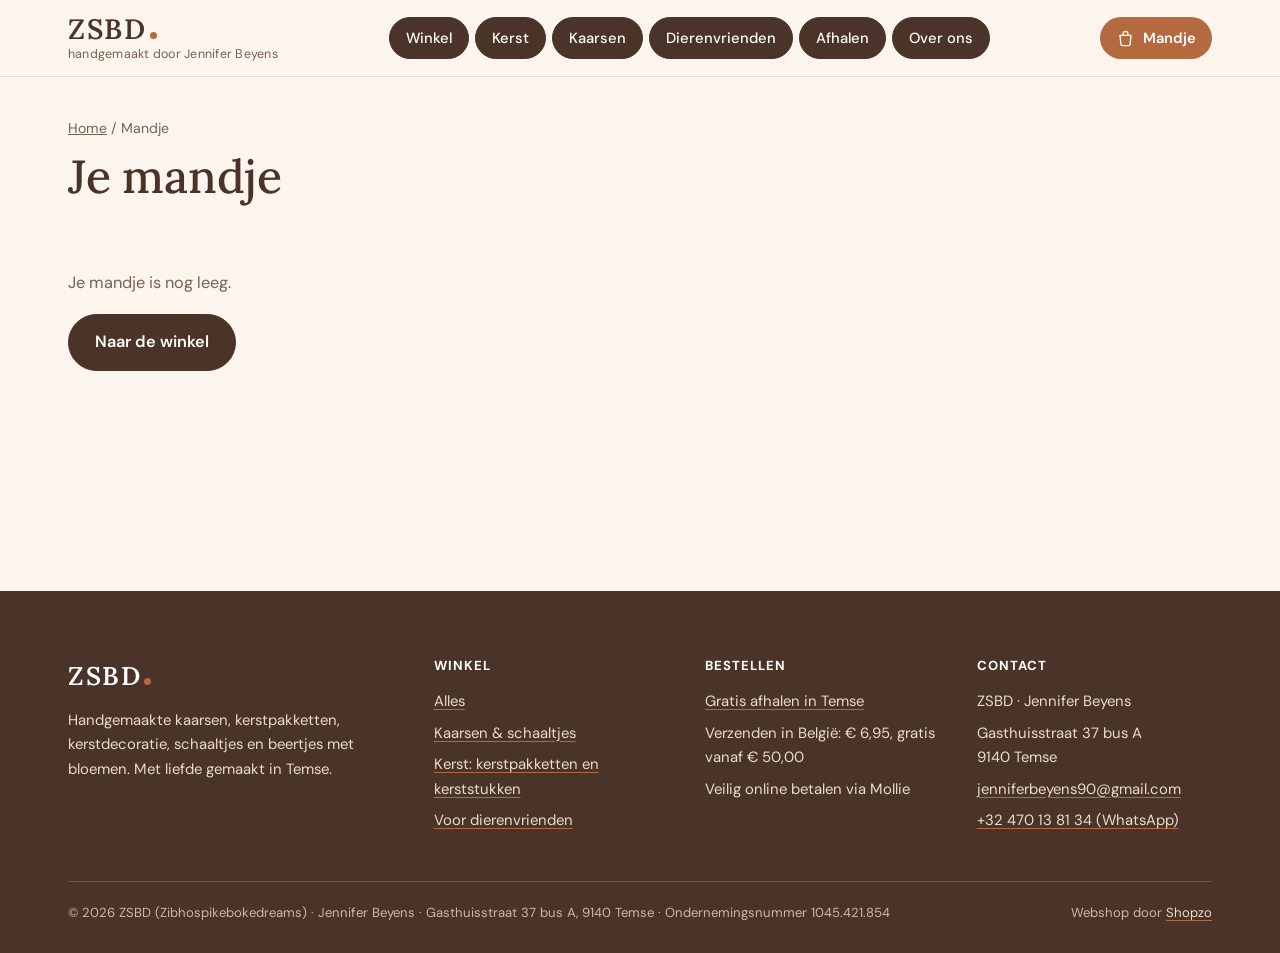
<file: mandje.html>
<!doctype html>
<html lang="nl-BE">
<head>
<meta charset="utf-8">
<meta name="viewport" content="width=device-width, initial-scale=1">
<title>Je mandje | ZSBD</title>
<meta name="description" content="Je mandje bij ZSBD.">
<meta name="robots" content="noindex, follow">
<link rel="canonical" href="https://zsbd.be/mandje.html">
<meta property="og:type" content="website">
<meta property="og:locale" content="nl_BE">
<meta property="og:site_name" content="ZSBD">
<meta property="og:title" content="Je mandje | ZSBD">
<meta property="og:description" content="Je mandje bij ZSBD.">
<meta property="og:url" content="https://zsbd.be/mandje.html">
<meta property="og:image" content="https://zsbd.be/img/zsbd-kerststuk-roze-droom.jpg">
<meta name="twitter:card" content="summary_large_image">
<meta name="theme-color" content="#FBF5EE">
<link rel="icon" href="/img/favicon.png" type="image/png">
<link rel="apple-touch-icon" href="/img/apple-touch-icon.png">
<link rel="preload" href="/fonts/Lora-var.woff" as="font" type="font/woff" crossorigin>
<link rel="preload" href="/fonts/DMSans-var.woff" as="font" type="font/woff" crossorigin>
<link rel="preconnect" href="https://api.shopzo.be" crossorigin>
<link rel="stylesheet" href="/zsbd.css?v=4">
</head>
<body>
<header class="site-header">
  <div class="wrap header-row">
    <a class="brand" href="/" aria-label="ZSBD, naar de startpagina"><span class="brand-name">ZSBD</span><span class="brand-sub">handgemaakt door Jennifer Beyens</span></a>
    <nav class="main-nav" aria-label="Menu">
      <a href="/winkel.html" data-nav="Alles">Winkel</a><a href="/kerst.html" data-nav="Kerst">Kerst</a><a href="/kaarsen.html" data-nav="Kaarsen & schaaltjes">Kaarsen</a><a href="/winkel.html?categorie=Voor%20dierenvrienden" data-nav="Voor dierenvrienden">Dierenvrienden</a><a href="/index.html#afhalen" data-nav="Afhalen">Afhalen</a><a href="/index.html#over" data-nav="Over">Over ons</a>
    </nav>
    <div class="header-actions">
      <a class="bag-link" href="/mandje.html"><svg viewBox="0 0 24 24" aria-hidden="true"><path d="M5 8h14l-1.2 11.2a2 2 0 0 1-2 1.8H8.2a2 2 0 0 1-2-1.8z"/><path d="M9 8V6a3 3 0 0 1 6 0v2"/></svg><span class="label">Mandje</span><span class="count" data-count="bag"></span></a>
    </div>
  </div>
</header>
<main class="wrap">
  <div class="page-head">
    <div class="crumbs"><a href="/">Home</a> / Mandje</div>
    <h1>Je mandje</h1>
  </div>
  <div class="bag-page">
    <div id="bag-lines"><p class="grid-note">Laden…</p></div>
    <aside class="summary" id="summary" hidden>
      <h2>Afronden</h2>
      <form class="form" id="checkout-form" novalidate>
        <fieldset class="methods">
          <legend>Hoe wil je je bestelling ontvangen?</legend>
          <label class="method" id="m-pickup">
            <input type="radio" name="method" value="pickup" checked>
            <span><strong>Afhalen in Temse <span class="tag">Aanbevolen</span></strong><small>Gasthuisstraat 37 bus A, 9140 Temse. Na je bestelling spreken we samen een afhaalmoment af.</small></span>
            <span class="cost">Gratis</span>
          </label>
          <label class="method" id="m-ship">
            <input type="radio" name="method" value="ship">
            <span><strong>Laten verzenden</strong><small>Binnen België, extra stevig verpakt.</small></span>
            <span class="cost" id="ship-cost"></span>
          </label>
        </fieldset>
        <div class="sum-row"><span>Subtotaal</span><span id="sum-sub"></span></div>
        <div class="sum-row"><span id="sum-ship-label">Afhalen</span><span id="sum-ship"></span></div>
        <p class="sum-hint" id="sum-hint"></p>
        <div class="sum-row sum-total"><span>Totaal</span><span id="sum-total"></span></div>
        <label>Naam<input id="f-name" autocomplete="name" required></label>
        <label>E-mailadres<input id="f-email" type="email" autocomplete="email" required></label>
        <label>Gsm-nummer<input id="f-phone" type="tel" autocomplete="tel" placeholder="Om een afhaalmoment af te spreken"></label>
        <div class="address" id="address" hidden>
          <div class="row">
            <label>Straat<input id="f-street" autocomplete="address-line1"></label>
            <label>Nr.<input id="f-number"></label>
          </div>
          <div class="row-pc">
            <label>Postcode<input id="f-postal" autocomplete="postal-code" inputmode="numeric"></label>
            <label>Gemeente<input id="f-city" autocomplete="address-level2"></label>
          </div>
        </div>
        <label>Opmerking (optioneel)<textarea id="f-note" rows="2" placeholder="Bv. een naam voor op een kerstbal, of wanneer je best kan afhalen"></textarea></label>
        <p class="form-error" id="f-error" role="alert"></p>
        <button class="btn" type="submit" id="f-submit">Bestellen en betalen</button>
        <p class="secure">Je betaalt veilig via Mollie.</p>
        <div class="notice" id="pay-off" hidden>Online betalen wordt binnenkort geactiveerd. Wil je nu al iets bestellen? Stuur ons een <a href="https://wa.me/32470138134" rel="noopener">WhatsApp</a> of <a href="mailto:jenniferbeyens90@gmail.com">mail</a>, dan leggen we het voor je opzij.</div>
      </form>
    </aside>
  </div>
  <div class="page-end"></div>
</main>
<footer class="site-footer">
  <div class="wrap">
    <div class="footer-grid">
      <div>
        <div class="footer-brand">ZSBD</div>
        <p>Handgemaakte kaarsen, kerstpakketten, kerstdecoratie, schaaltjes en beertjes met bloemen. Met liefde gemaakt in Temse.</p>
      </div>
      <div>
        <h4>Winkel</h4>
        <ul>
          <li><a href="/winkel.html">Alles</a></li>
          <li><a href="/kaarsen.html">Kaarsen &amp; schaaltjes</a></li>
          <li><a href="/kerst.html">Kerst: kerstpakketten en kerststukken</a></li>
          <li><a href="/winkel.html?categorie=Voor%20dierenvrienden">Voor dierenvrienden</a></li>
        </ul>
      </div>
      <div>
        <h4>Bestellen</h4>
        <ul>
          <li><a href="/#afhalen">Gratis afhalen in Temse</a></li>
          <li>Verzenden in België: <span data-ship>€ 6,95, gratis vanaf € 50,00</span></li>
          <li>Veilig online betalen via Mollie</li>
        </ul>
      </div>
      <div>
        <h4>Contact</h4>
        <address>
          <ul>
            <li>ZSBD · Jennifer Beyens</li>
            <li>Gasthuisstraat 37 bus A<br>9140 Temse</li>
            <li><a href="mailto:jenniferbeyens90@gmail.com">jenniferbeyens90@gmail.com</a></li>
            <li><a href="https://wa.me/32470138134" rel="noopener">+32 470 13 81 34 (WhatsApp)</a></li>
          </ul>
        </address>
      </div>
    </div>
    <div class="legal">
      <span>© 2026 ZSBD (Zibhospikebokedreams) · Jennifer Beyens · Gasthuisstraat 37 bus A, 9140 Temse · Ondernemingsnummer 1045.421.854</span>
      <span>Webshop door <a href="https://www.shopzo.be" rel="noopener">Shopzo</a></span>
    </div>
  </div>
</footer>
<script src="/zsbd-client.js?v=4"></script>
<script src="/mandje.js?v=4"></script>
</body>
</html>
</file>
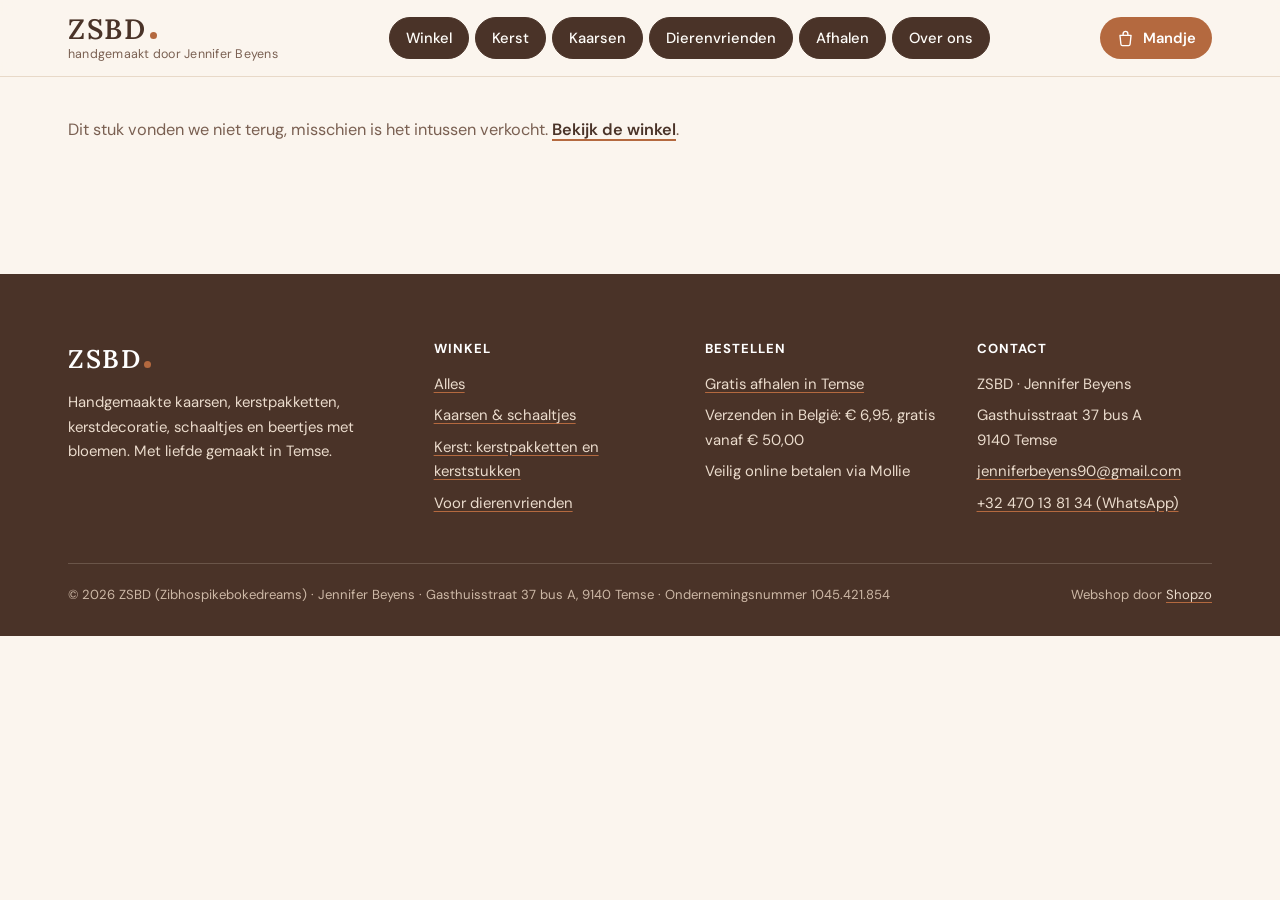
<file: product.html>
<!doctype html>
<html lang="nl-BE">
<head>
<meta charset="utf-8">
<meta name="viewport" content="width=device-width, initial-scale=1">
<title>Handgemaakt product | ZSBD Temse</title>
<meta name="description" content="Handgemaakt door Jennifer Beyens in Temse. Bestel online en haal gratis af in Temse.">
<meta name="robots" content="index, follow, max-image-preview:large">
<meta property="og:type" content="website">
<meta property="og:locale" content="nl_BE">
<meta property="og:site_name" content="ZSBD">
<meta property="og:title" content="Handgemaakt product | ZSBD Temse">
<meta property="og:description" content="Handgemaakt door Jennifer Beyens in Temse. Bestel online en haal gratis af in Temse.">
<meta property="og:url" content="https://zsbd.be/">
<meta property="og:image" content="https://zsbd.be/img/zsbd-kerststuk-roze-droom.jpg">
<meta name="twitter:card" content="summary_large_image">
<meta name="theme-color" content="#FBF5EE">
<link rel="icon" href="/img/favicon.png" type="image/png">
<link rel="apple-touch-icon" href="/img/apple-touch-icon.png">
<link rel="preload" href="/fonts/Lora-var.woff" as="font" type="font/woff" crossorigin>
<link rel="preload" href="/fonts/DMSans-var.woff" as="font" type="font/woff" crossorigin>
<link rel="preconnect" href="https://api.shopzo.be" crossorigin>
<link rel="stylesheet" href="/zsbd.css?v=4">
</head>
<body>
<header class="site-header">
  <div class="wrap header-row">
    <a class="brand" href="/" aria-label="ZSBD, naar de startpagina"><span class="brand-name">ZSBD</span><span class="brand-sub">handgemaakt door Jennifer Beyens</span></a>
    <nav class="main-nav" aria-label="Menu">
      <a href="/winkel.html" data-nav="Alles">Winkel</a><a href="/kerst.html" data-nav="Kerst">Kerst</a><a href="/kaarsen.html" data-nav="Kaarsen & schaaltjes">Kaarsen</a><a href="/winkel.html?categorie=Voor%20dierenvrienden" data-nav="Voor dierenvrienden">Dierenvrienden</a><a href="/index.html#afhalen" data-nav="Afhalen">Afhalen</a><a href="/index.html#over" data-nav="Over">Over ons</a>
    </nav>
    <div class="header-actions">
      <a class="bag-link" href="/mandje.html"><svg viewBox="0 0 24 24" aria-hidden="true"><path d="M5 8h14l-1.2 11.2a2 2 0 0 1-2 1.8H8.2a2 2 0 0 1-2-1.8z"/><path d="M9 8V6a3 3 0 0 1 6 0v2"/></svg><span class="label">Mandje</span><span class="count" data-count="bag"></span></a>
    </div>
  </div>
</header>
<main class="wrap">
  <p class="grid-note" id="pd-loading">Laden…</p>
  <div id="pd-content" hidden>
    <div class="crumbs" style="padding-top:28px"><a href="/">Home</a> / <a id="pd-crumb-cat" href="/winkel.html">Winkel</a> / <span id="pd-crumb-name"></span></div>
    <div class="pd">
      <div class="pd-gallery">
        <div class="pd-main"><img id="pd-img" alt=""></div>
        <div class="pd-thumbs" id="pd-thumbs"></div>
      </div>
      <div class="pd-info">
        <div class="pd-cat" id="pd-cat"></div>
        <h1 id="pd-name"></h1>
        <div class="pd-price" id="pd-price"></div>
        <p class="pd-desc" id="pd-desc"></p>
        <div id="pd-options"></div>
        <p class="pd-hint" id="pd-hint" aria-live="polite"></p>
        <div class="pd-buy"><button type="button" class="btn" id="pd-add">In mijn mandje</button></div>
        <p class="pd-stock" id="pd-stock" aria-live="polite"></p>
        <div class="pd-facts">
          <div><strong>Gratis afhalen</strong>in Temse, na afspraak</div>
          <div><strong>Verzenden in België</strong><span data-ship>€ 6,95, gratis vanaf € 50,00</span></div>
        </div>
        <dl class="pd-specs" id="pd-specs"></dl>
      </div>
    </div>
    <section class="related" id="related" hidden>
      <div class="section-head"><h2>Ook met de hand gemaakt</h2></div>
      <div class="grid" id="related-grid"></div>
    </section>
    <div class="page-end"></div>
  </div>
</main>
<footer class="site-footer">
  <div class="wrap">
    <div class="footer-grid">
      <div>
        <div class="footer-brand">ZSBD</div>
        <p>Handgemaakte kaarsen, kerstpakketten, kerstdecoratie, schaaltjes en beertjes met bloemen. Met liefde gemaakt in Temse.</p>
      </div>
      <div>
        <h4>Winkel</h4>
        <ul>
          <li><a href="/winkel.html">Alles</a></li>
          <li><a href="/kaarsen.html">Kaarsen &amp; schaaltjes</a></li>
          <li><a href="/kerst.html">Kerst: kerstpakketten en kerststukken</a></li>
          <li><a href="/winkel.html?categorie=Voor%20dierenvrienden">Voor dierenvrienden</a></li>
        </ul>
      </div>
      <div>
        <h4>Bestellen</h4>
        <ul>
          <li><a href="/#afhalen">Gratis afhalen in Temse</a></li>
          <li>Verzenden in België: <span data-ship>€ 6,95, gratis vanaf € 50,00</span></li>
          <li>Veilig online betalen via Mollie</li>
        </ul>
      </div>
      <div>
        <h4>Contact</h4>
        <address>
          <ul>
            <li>ZSBD · Jennifer Beyens</li>
            <li>Gasthuisstraat 37 bus A<br>9140 Temse</li>
            <li><a href="mailto:jenniferbeyens90@gmail.com">jenniferbeyens90@gmail.com</a></li>
            <li><a href="https://wa.me/32470138134" rel="noopener">+32 470 13 81 34 (WhatsApp)</a></li>
          </ul>
        </address>
      </div>
    </div>
    <div class="legal">
      <span>© 2026 ZSBD (Zibhospikebokedreams) · Jennifer Beyens · Gasthuisstraat 37 bus A, 9140 Temse · Ondernemingsnummer 1045.421.854</span>
      <span>Webshop door <a href="https://www.shopzo.be" rel="noopener">Shopzo</a></span>
    </div>
  </div>
</footer>
<script src="/zsbd-client.js?v=4"></script>
<script src="/product.js?v=4"></script>
</body>
</html>
</file>
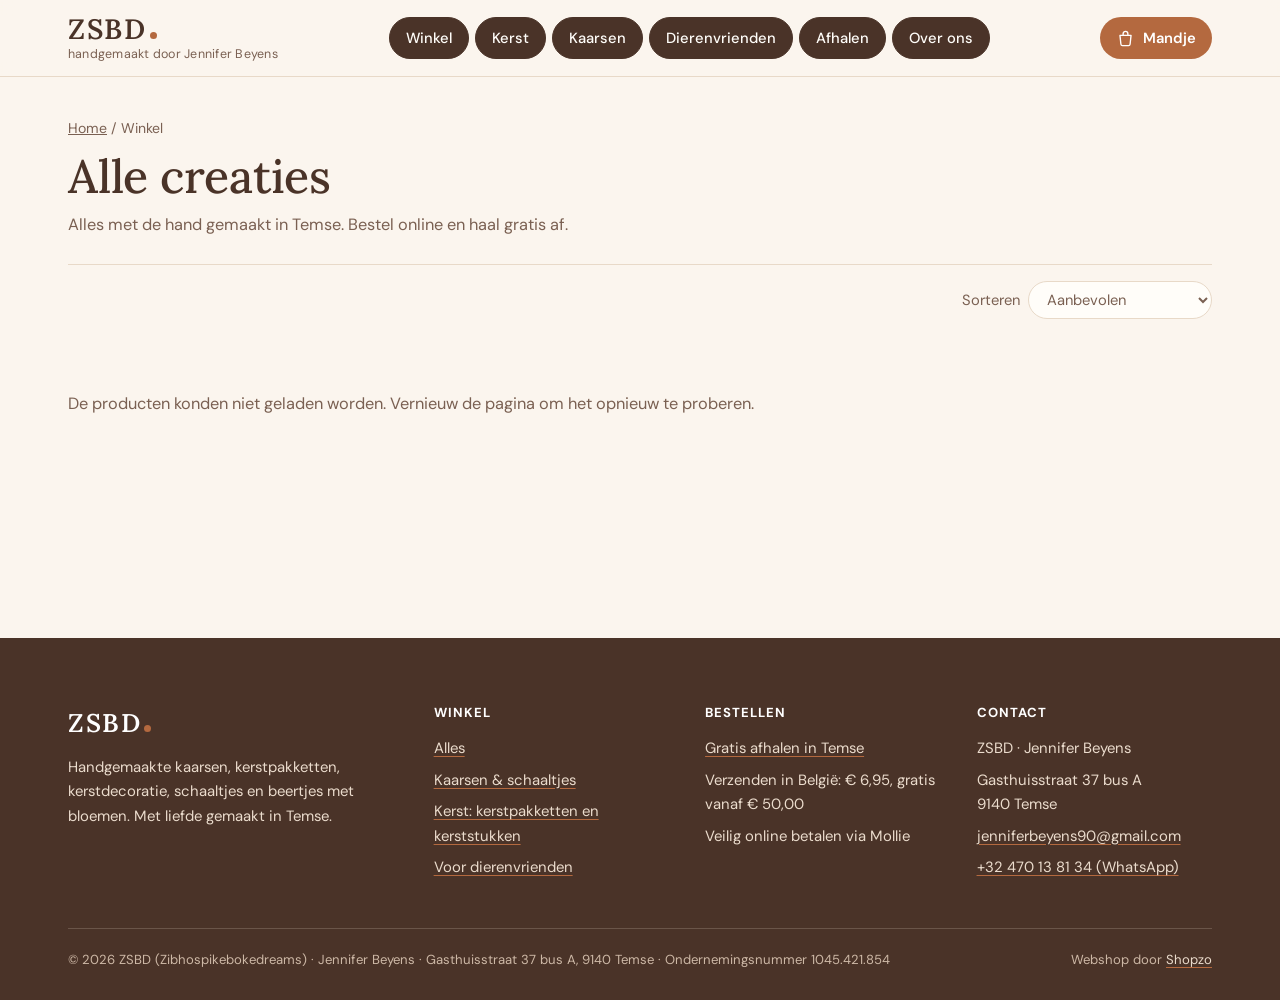
<file: winkel.html>
<!doctype html>
<html lang="nl-BE">
<head>
<meta charset="utf-8">
<meta name="viewport" content="width=device-width, initial-scale=1">
<title>Winkel: handgemaakte kaarsen, kerstdecoratie en cadeaus | ZSBD Temse</title>
<meta name="description" content="Alle handgemaakte creaties van ZSBD: kerstpakketten, kaarsen, kerststukken, schaaltjes, beertjes met bloemen en cadeaus voor dierenvrienden. Afhalen in Temse.">
<meta name="robots" content="index, follow, max-image-preview:large">
<link rel="canonical" href="https://zsbd.be/winkel.html">
<meta property="og:type" content="website">
<meta property="og:locale" content="nl_BE">
<meta property="og:site_name" content="ZSBD">
<meta property="og:title" content="Winkel: handgemaakte kaarsen, kerstdecoratie en cadeaus | ZSBD Temse">
<meta property="og:description" content="Alle handgemaakte creaties van ZSBD: kerstpakketten, kaarsen, kerststukken, schaaltjes, beertjes met bloemen en cadeaus voor dierenvrienden. Afhalen in Temse.">
<meta property="og:url" content="https://zsbd.be/winkel.html">
<meta property="og:image" content="https://zsbd.be/img/zsbd-kerststuk-roze-droom.jpg">
<meta name="twitter:card" content="summary_large_image">
<meta name="theme-color" content="#FBF5EE">
<link rel="icon" href="/img/favicon.png" type="image/png">
<link rel="apple-touch-icon" href="/img/apple-touch-icon.png">
<link rel="preload" href="/fonts/Lora-var.woff" as="font" type="font/woff" crossorigin>
<link rel="preload" href="/fonts/DMSans-var.woff" as="font" type="font/woff" crossorigin>
<link rel="preconnect" href="https://api.shopzo.be" crossorigin>
<link rel="stylesheet" href="/zsbd.css?v=4">
<script type="application/ld+json">{"@context": "https://schema.org", "@type": "BreadcrumbList", "itemListElement": [{"@type": "ListItem", "position": 1, "name": "Home", "item": "https://zsbd.be/"}, {"@type": "ListItem", "position": 2, "name": "Winkel", "item": "https://zsbd.be/winkel.html"}]}</script>
</head>
<body>
<header class="site-header">
  <div class="wrap header-row">
    <a class="brand" href="/" aria-label="ZSBD, naar de startpagina"><span class="brand-name">ZSBD</span><span class="brand-sub">handgemaakt door Jennifer Beyens</span></a>
    <nav class="main-nav" aria-label="Menu">
      <a href="/winkel.html" data-nav="Alles">Winkel</a><a href="/kerst.html" data-nav="Kerst">Kerst</a><a href="/kaarsen.html" data-nav="Kaarsen & schaaltjes">Kaarsen</a><a href="/winkel.html?categorie=Voor%20dierenvrienden" data-nav="Voor dierenvrienden">Dierenvrienden</a><a href="/index.html#afhalen" data-nav="Afhalen">Afhalen</a><a href="/index.html#over" data-nav="Over">Over ons</a>
    </nav>
    <div class="header-actions">
      <a class="bag-link" href="/mandje.html"><svg viewBox="0 0 24 24" aria-hidden="true"><path d="M5 8h14l-1.2 11.2a2 2 0 0 1-2 1.8H8.2a2 2 0 0 1-2-1.8z"/><path d="M9 8V6a3 3 0 0 1 6 0v2"/></svg><span class="label">Mandje</span><span class="count" data-count="bag"></span></a>
    </div>
  </div>
</header>
<main class="wrap">
  <div class="page-head">
    <div class="crumbs"><a href="/">Home</a> / <span id="crumb-current">Winkel</span></div>
    <h1 id="shop-title">Alle creaties</h1>
    <p id="shop-intro">Alles met de hand gemaakt in Temse. Bestel online en haal gratis af.</p>
  </div>
  <div class="filters" id="filters">
    <div class="filter-group" id="filter-cat" role="group" aria-label="Categorie"></div>
    <label class="sort">Sorteren
      <select id="sort">
        <option value="">Aanbevolen</option>
        <option value="price-asc">Prijs: laag naar hoog</option>
        <option value="price-desc">Prijs: hoog naar laag</option>
      </select>
    </label>
  </div>
  <div class="grid" id="shop-grid"><p class="grid-note">Producten laden…</p></div>
  <div class="page-end"></div>
</main>
<footer class="site-footer">
  <div class="wrap">
    <div class="footer-grid">
      <div>
        <div class="footer-brand">ZSBD</div>
        <p>Handgemaakte kaarsen, kerstpakketten, kerstdecoratie, schaaltjes en beertjes met bloemen. Met liefde gemaakt in Temse.</p>
      </div>
      <div>
        <h4>Winkel</h4>
        <ul>
          <li><a href="/winkel.html">Alles</a></li>
          <li><a href="/kaarsen.html">Kaarsen &amp; schaaltjes</a></li>
          <li><a href="/kerst.html">Kerst: kerstpakketten en kerststukken</a></li>
          <li><a href="/winkel.html?categorie=Voor%20dierenvrienden">Voor dierenvrienden</a></li>
        </ul>
      </div>
      <div>
        <h4>Bestellen</h4>
        <ul>
          <li><a href="/#afhalen">Gratis afhalen in Temse</a></li>
          <li>Verzenden in België: <span data-ship>€ 6,95, gratis vanaf € 50,00</span></li>
          <li>Veilig online betalen via Mollie</li>
        </ul>
      </div>
      <div>
        <h4>Contact</h4>
        <address>
          <ul>
            <li>ZSBD · Jennifer Beyens</li>
            <li>Gasthuisstraat 37 bus A<br>9140 Temse</li>
            <li><a href="mailto:jenniferbeyens90@gmail.com">jenniferbeyens90@gmail.com</a></li>
            <li><a href="https://wa.me/32470138134" rel="noopener">+32 470 13 81 34 (WhatsApp)</a></li>
          </ul>
        </address>
      </div>
    </div>
    <div class="legal">
      <span>© 2026 ZSBD (Zibhospikebokedreams) · Jennifer Beyens · Gasthuisstraat 37 bus A, 9140 Temse · Ondernemingsnummer 1045.421.854</span>
      <span>Webshop door <a href="https://www.shopzo.be" rel="noopener">Shopzo</a></span>
    </div>
  </div>
</footer>
<script src="/zsbd-client.js?v=4"></script>
<script src="/winkel.js?v=4"></script>
</body>
</html>
</file>
<file: zsbd.css>
/* ZSBD | handgemaakte creaties van Jennifer Beyens, webshop op Shopzo */

@font-face { font-family: 'Lora'; src: url('fonts/Lora-var.woff') format('woff'); font-weight: 400 700; font-style: normal; font-display: swap; }
@font-face { font-family: 'Lora'; src: url('fonts/Lora-Italic-var.woff') format('woff'); font-weight: 400 700; font-style: italic; font-display: swap; }
@font-face { font-family: 'DM Sans'; src: url('fonts/DMSans-var.woff') format('woff'); font-weight: 300 800; font-display: swap; }

:root {
  --cream: #FBF5EE;       /* pagina */
  --sand: #F4E7D9;        /* vlakken, zelfde tint als de productfoto's */
  --shell: #FFFDF9;       /* kaarten, formulieren */
  --cocoa: #4A3328;       /* tekst, knoppen */
  --cocoa-soft: #7A6052;  /* secundaire tekst */
  --copper: #B4693F;      /* accent: links, details, focus */
  --copper-dark: #94532F;
  --rose: #E7BDB3;        /* tweede accent: badges */
  --line: #E8D9C8;
  --radius: 18px;
  --serif: 'Lora', Georgia, serif;
  --sans: 'DM Sans', system-ui, -apple-system, sans-serif;
  --wrap: 1200px;
}

*, *::before, *::after { box-sizing: border-box; }
html { -webkit-text-size-adjust: 100%; scroll-behavior: smooth; }
@media (prefers-reduced-motion: reduce) { html { scroll-behavior: auto; } *, *::before, *::after { animation: none !important; transition: none !important; } }
body { margin: 0; background: var(--cream); color: var(--cocoa); font-family: var(--sans); font-size: 1.02rem; line-height: 1.65; -webkit-font-smoothing: antialiased; }
img { display: block; max-width: 100%; }
a { color: inherit; }
button, input, select, textarea { font: inherit; color: inherit; }
:focus-visible { outline: 2px solid var(--copper); outline-offset: 3px; }
.wrap { max-width: var(--wrap); margin: 0 auto; padding: 0 28px; }
h1, h2, h3 { font-family: var(--serif); font-weight: 500; line-height: 1.15; margin: 0; letter-spacing: -0.005em; }
h1 em, h2 em { font-style: italic; color: var(--copper); font-weight: 500; }
p { margin: 0; }
[hidden] { display: none !important; }

/* ---------- Header: logo boven, menuknoppen altijd zichtbaar ---------- */
.site-header { position: sticky; top: 0; z-index: 30; background: rgba(251, 245, 238, 0.95); backdrop-filter: blur(8px); border-bottom: 1px solid var(--line); }
.header-row { display: flex; align-items: center; gap: 22px; min-height: 76px; }
.brand { text-decoration: none; display: flex; flex-direction: column; line-height: 1.05; flex: none; }
.brand-name { font-family: var(--serif); font-size: 1.75rem; font-weight: 600; letter-spacing: 0.06em; }
.brand-name::after { content: ''; display: inline-block; width: 7px; height: 7px; border-radius: 50%; background: var(--copper); margin-left: 3px; }
.brand-sub { font-size: 0.78rem; color: var(--cocoa-soft); letter-spacing: 0.02em; margin-top: 3px; }
.main-nav { display: flex; gap: 6px; flex: 1 1 auto; min-width: 0; justify-content: center; }
.main-nav a { white-space: nowrap; text-decoration: none; padding: 8px 16px; border-radius: 999px; background: var(--cocoa); color: var(--shell); font-weight: 500; font-size: 0.92rem; border: 1px solid var(--cocoa); transition: background .15s, color .15s; }
.main-nav a:hover { background: var(--copper-dark); border-color: var(--copper-dark); }
.main-nav a[aria-current="page"] { background: var(--shell); color: var(--cocoa); border-color: var(--copper); box-shadow: inset 0 -2px 0 var(--copper); }
.header-actions { display: flex; flex: none; margin-left: auto; }
.bag-link { position: relative; display: inline-flex; align-items: center; gap: 8px; text-decoration: none; padding: 9px 16px; border-radius: 999px; font-weight: 600; font-size: 0.92rem; background: var(--copper); color: #fff; }
.bag-link:hover { background: var(--copper-dark); }
.bag-link svg { width: 19px; height: 19px; fill: none; stroke: currentColor; stroke-width: 1.7; stroke-linecap: round; stroke-linejoin: round; }
.count { min-width: 20px; height: 20px; border-radius: 999px; background: var(--shell); color: var(--cocoa); font-size: 0.74rem; font-weight: 700; display: none; align-items: center; justify-content: center; padding: 0 6px; }

/* ---------- Knoppen ---------- */
.btn { display: inline-flex; align-items: center; justify-content: center; gap: 8px; padding: 14px 26px; border-radius: 999px; border: 1px solid var(--cocoa); background: var(--cocoa); color: var(--shell); text-decoration: none; font-weight: 600; cursor: pointer; transition: background .15s, border-color .15s; }
.btn:hover { background: var(--copper-dark); border-color: var(--copper-dark); }
.btn:disabled { background: #B9A89C; border-color: #B9A89C; cursor: not-allowed; }
.btn--ghost { background: transparent; color: var(--cocoa); }
.btn--ghost:hover { background: var(--sand); border-color: var(--cocoa); }
.text-link { color: var(--cocoa); text-decoration-color: var(--copper); text-underline-offset: 4px; text-decoration-thickness: 1.5px; font-weight: 600; }
.eyebrow { display: block; margin: 0; font-size: 0.82rem; font-weight: 600; letter-spacing: 0.08em; text-transform: uppercase; color: var(--copper-dark); }

/* ---------- Hero ---------- */
.hero { padding: 56px 0 30px; }
.hero-grid { display: grid; grid-template-columns: 1fr 1.08fr; gap: 56px; align-items: center; }
.hero h1 { font-size: clamp(2.2rem, 4.2vw, 3.4rem); margin: 16px 0 20px; }
.hero-lead { font-size: 1.12rem; color: var(--cocoa-soft); max-width: 46ch; }
.hero-maker { margin-top: 18px; font-family: var(--serif); font-style: italic; color: var(--cocoa); }
.hero .actions { display: flex; flex-wrap: wrap; gap: 12px; margin-top: 30px; }
.hero-pickup { margin-top: 26px; display: inline-flex; align-items: center; gap: 12px; background: var(--shell); border: 1px solid var(--line); border-radius: 999px; padding: 9px 18px 9px 10px; font-size: 0.93rem; }
.hero-pickup b { display: inline-flex; align-items: center; justify-content: center; width: 30px; height: 30px; border-radius: 50%; background: var(--sand); color: var(--copper-dark); font-size: 0.8rem; }
.hero-photos { display: grid; grid-template-columns: 1.25fr 1fr; grid-template-rows: 1fr 1fr; gap: 16px; height: min(70vh, 600px); min-height: 440px; }
.hero-photos figure { margin: 0; border-radius: var(--radius); overflow: hidden; background: var(--sand); position: relative; }
.hero-photos figure:first-child { grid-row: 1 / span 2; }
.hero-photos img { width: 100%; height: 100%; object-fit: cover; }
.hero-photos figcaption { position: absolute; left: 12px; bottom: 12px; background: rgba(255, 253, 249, 0.92); border-radius: 999px; padding: 4px 12px; font-size: 0.8rem; font-weight: 500; }
.fade-in { animation: fadeIn .8s ease-out both; }
.fade-in.d2 { animation-delay: .12s; }
.fade-in.d3 { animation-delay: .24s; }
@keyframes fadeIn { from { opacity: 0; transform: translateY(8px); } to { opacity: 1; transform: none; } }

/* ---------- Secties ---------- */
.section { padding: 84px 0 0; }
.section-head { display: flex; align-items: end; justify-content: space-between; gap: 24px; margin-bottom: 30px; }
.section-head h2 { font-size: clamp(1.8rem, 3vw, 2.4rem); }
.section-head p { color: var(--cocoa-soft); max-width: 52ch; margin-top: 8px; }

/* ---------- Wat ik maak ---------- */
.makes { display: grid; grid-template-columns: repeat(3, minmax(0, 1fr)); gap: 18px; }
.make { text-decoration: none; background: var(--sand); border-radius: var(--radius); overflow: hidden; display: flex; flex-direction: column; min-height: 100%; transition: transform .2s; }
.make:hover { transform: translateY(-3px); }
.make-photo { aspect-ratio: 4 / 3; overflow: hidden; }
.make-photo img { width: 100%; height: 100%; object-fit: cover; }
.make-text { padding: 16px 18px 20px; display: flex; flex-direction: column; gap: 4px; flex: 1; }
.make-text h3 { font-size: 1.2rem; }
.make-text span { font-size: 0.88rem; color: var(--cocoa-soft); }
.make--soon { background: var(--shell); border: 1px dashed var(--line); justify-content: center; }
.make--soon .make-text { justify-content: center; padding: 26px 20px; }
.make--soon .make-text span.soon { color: var(--copper-dark); font-weight: 600; margin-top: 8px; }

/* ---------- Productkaart ---------- */
.grid { display: grid; grid-template-columns: repeat(4, minmax(0, 1fr)); gap: 34px 22px; }
.card { position: relative; text-decoration: none; display: block; }
.card-photo { position: relative; aspect-ratio: 3 / 4; border-radius: var(--radius); overflow: hidden; background: var(--sand); }
.card-photo img { width: 100%; height: 100%; object-fit: cover; transition: transform .4s ease; }
.card:hover .card-photo img { transform: scale(1.02); }
.card-tag { position: absolute; left: 12px; top: 12px; padding: 4px 12px; border-radius: 999px; background: var(--shell); font-size: 0.8rem; font-weight: 600; }
.card-tag--unique { background: var(--rose); }
.card-tag--out { background: var(--cocoa); color: var(--shell); }
.card-body { padding-top: 12px; }
.card-cat { font-size: 0.8rem; color: var(--copper-dark); font-weight: 600; letter-spacing: 0.03em; }
.card-name { font-family: var(--serif); font-size: 1.18rem; line-height: 1.25; margin-top: 2px; }
.card:hover .card-name { text-decoration: underline; text-decoration-color: var(--copper); text-underline-offset: 4px; }
.card-meta { display: flex; align-items: center; justify-content: space-between; gap: 10px; margin-top: 6px; }
.card-opts { font-size: 0.84rem; color: var(--cocoa-soft); }
.price { font-weight: 700; }
.price-old { text-decoration: line-through; color: var(--cocoa-soft); font-weight: 400; margin-left: 8px; font-size: 0.92em; }
.grid-note { grid-column: 1 / -1; padding: 40px 0; color: var(--cocoa-soft); }

/* ---------- Afhalen ---------- */
.pickup { margin-top: 90px; background: var(--sand); padding: 80px 0; }
.pickup-grid { display: grid; grid-template-columns: 0.9fr 1.1fr; gap: 60px; align-items: start; }
.pickup h2 { font-size: clamp(1.8rem, 3vw, 2.4rem); margin: 12px 0 16px; }
.pickup-lead { color: var(--cocoa-soft); max-width: 44ch; }
.steps { list-style: none; margin: 0; padding: 0; display: grid; gap: 14px; counter-reset: step; }
.steps li { background: var(--shell); border-radius: var(--radius); padding: 20px 22px 20px 74px; position: relative; counter-increment: step; }
.steps li::before { content: counter(step); position: absolute; left: 22px; top: 20px; width: 34px; height: 34px; border-radius: 50%; background: var(--cocoa); color: var(--shell); font-family: var(--serif); font-weight: 600; display: flex; align-items: center; justify-content: center; }
.steps strong { display: block; font-family: var(--serif); font-size: 1.12rem; font-weight: 600; }
.steps span { color: var(--cocoa-soft); font-size: 0.95rem; }
.pickup-address { margin-top: 20px; background: var(--shell); border-radius: 14px; padding: 14px 18px; font-size: 0.98rem; display: inline-block; }
.pickup-address strong { display: block; font-size: 0.78rem; letter-spacing: 0.08em; text-transform: uppercase; color: var(--copper-dark); margin-bottom: 2px; }
.pickup-address span { color: var(--cocoa-soft); font-size: 0.9rem; }
.ship-note { margin-top: 18px; font-size: 0.93rem; color: var(--cocoa-soft); }
.ship-note strong { color: var(--cocoa); }

/* ---------- Over ---------- */
.about { padding: 90px 0 0; }
.about-grid { display: grid; grid-template-columns: 1fr 1fr; gap: 60px; align-items: center; }
.about-photo { border-radius: var(--radius); overflow: hidden; aspect-ratio: 4 / 5; background: var(--sand); max-height: 560px; }
.about-photo img { width: 100%; height: 100%; object-fit: cover; }
.about h2 { font-size: clamp(1.8rem, 3vw, 2.4rem); margin: 12px 0 18px; }
.about p + p { margin-top: 14px; }
.about p { color: var(--cocoa-soft); max-width: 52ch; }
.about-sign { margin-top: 22px; font-family: var(--serif); font-style: italic; font-size: 1.3rem; color: var(--cocoa); }
.contact-row { display: flex; flex-wrap: wrap; gap: 10px; margin-top: 26px; }

/* ---------- Landingspagina's (geurkaarsen, kerstpakketten) ---------- */
.landing-head p { max-width: 68ch; font-size: 1.06rem; }
.landing-text { display: grid; grid-template-columns: 1fr 1fr; gap: 48px; margin-top: 80px; padding: 44px; background: var(--sand); border-radius: var(--radius); }
.landing-text h2 { font-size: 1.5rem; margin-bottom: 12px; }
.landing-text p { color: var(--cocoa-soft); }
.landing-text p + p { margin-top: 12px; }
.landing-text .safety { font-size: 0.88rem; font-style: italic; }
.landing-extra { padding-top: 70px; }
.landing-faq { margin-top: 70px; max-width: 820px; }
.landing-faq h2 { font-size: clamp(1.6rem, 2.6vw, 2.1rem); margin-bottom: 18px; }
.faq details { border-bottom: 1px solid var(--line); padding: 16px 0; }
.faq summary { cursor: pointer; font-family: var(--serif); font-size: 1.15rem; font-weight: 500; list-style: none; display: flex; justify-content: space-between; gap: 16px; }
.faq summary::-webkit-details-marker { display: none; }
.faq summary::after { content: '+'; color: var(--copper); font-family: var(--sans); font-weight: 600; }
.faq details[open] summary::after { content: '–'; }
.faq p { margin-top: 10px; color: var(--cocoa-soft); max-width: 70ch; }
.site-footer address { font-style: normal; }

/* ---------- Pagina's ---------- */
.page-head { padding: 40px 0 26px; }
.crumbs { font-size: 0.88rem; color: var(--cocoa-soft); margin-bottom: 10px; }
.crumbs a { color: var(--cocoa-soft); }
.page-head h1 { font-size: clamp(2rem, 4vw, 2.9rem); }
.page-head p { color: var(--cocoa-soft); margin-top: 8px; max-width: 60ch; }
.page-end { height: 90px; }

/* ---------- Filters winkel ---------- */
.filters { display: flex; flex-wrap: wrap; align-items: center; gap: 12px 20px; padding: 16px 0 26px; border-top: 1px solid var(--line); margin-bottom: 6px; }
.filter-group { display: flex; flex-wrap: wrap; gap: 8px; align-items: center; }
.chip { border: 1px solid var(--line); background: var(--shell); border-radius: 999px; padding: 7px 15px; font-size: 0.92rem; cursor: pointer; font-weight: 500; }
.chip:hover { border-color: var(--copper); }
.chip[aria-pressed="true"] { background: var(--cocoa); color: var(--shell); border-color: var(--cocoa); }
.sort { margin-left: auto; display: flex; align-items: center; gap: 8px; font-size: 0.92rem; color: var(--cocoa-soft); }
.sort select { border: 1px solid var(--line); background: var(--shell); border-radius: 999px; padding: 7px 14px; }

/* ---------- Productpagina ---------- */
.pd { display: grid; grid-template-columns: 1.05fr 1fr; gap: 56px; padding: 10px 0 0; align-items: start; }
.pd-gallery { display: grid; gap: 12px; }
.pd-main { border-radius: var(--radius); overflow: hidden; background: var(--sand); aspect-ratio: 3 / 4; }
.pd-main img { width: 100%; height: 100%; object-fit: cover; }
.pd-thumbs { display: flex; gap: 10px; }
.pd-thumb { width: 76px; aspect-ratio: 3 / 4; border-radius: 10px; overflow: hidden; border: 2px solid transparent; padding: 0; cursor: pointer; background: var(--sand); }
.pd-thumb[aria-current="true"] { border-color: var(--copper); }
.pd-thumb img { width: 100%; height: 100%; object-fit: cover; }
.pd-info { position: sticky; top: 100px; }
.pd-cat { font-size: 0.85rem; font-weight: 600; color: var(--copper-dark); letter-spacing: 0.03em; }
.pd-info h1 { font-size: clamp(2rem, 3.6vw, 2.7rem); margin: 6px 0 12px; }
.pd-price { font-size: 1.4rem; font-weight: 700; }
.pd-price .price-old { font-size: 1rem; }
.pd-desc { margin-top: 18px; color: var(--cocoa-soft); }
.pd-option { margin-top: 24px; }
.pd-option-head { font-size: 0.95rem; margin-bottom: 10px; }
.pd-option-head .chosen { color: var(--cocoa-soft); }
.pd-values { display: flex; flex-wrap: wrap; gap: 8px; }
.opt { border: 1px solid var(--line); background: var(--shell); border-radius: 999px; padding: 9px 18px; cursor: pointer; font-weight: 500; }
.opt:hover { border-color: var(--copper); }
.opt[aria-pressed="true"] { background: var(--cocoa); color: var(--shell); border-color: var(--cocoa); }
.opt.soldout { text-decoration: line-through; color: #B7A397; }
.pd-missing .opt { border-color: var(--copper); }
.pd-hint { color: var(--copper-dark); font-weight: 600; min-height: 1.4em; margin-top: 10px; font-size: 0.93rem; }
.pd-buy { margin-top: 10px; }
.pd-buy .btn { width: 100%; padding: 16px; font-size: 1.02rem; }
.pd-stock { margin-top: 12px; font-size: 0.93rem; color: var(--cocoa-soft); }
.pd-stock .low { color: var(--copper-dark); font-weight: 600; }
.pd-facts { display: grid; grid-template-columns: 1fr 1fr; gap: 10px; margin-top: 24px; }
.pd-facts div { background: var(--sand); border-radius: 14px; padding: 14px 16px; font-size: 0.88rem; color: var(--cocoa-soft); }
.pd-facts strong { display: block; color: var(--cocoa); font-size: 0.95rem; }
.pd-specs { margin: 24px 0 0; border-top: 1px solid var(--line); }
.pd-specs div { display: grid; grid-template-columns: 130px 1fr; gap: 12px; padding: 11px 0; border-bottom: 1px solid var(--line); font-size: 0.93rem; }
.pd-specs dt { font-weight: 600; }
.pd-specs dd { margin: 0; color: var(--cocoa-soft); }
.related { padding-top: 80px; }

/* ---------- Mandje ---------- */
.bag-page { display: grid; grid-template-columns: 1fr 420px; gap: 48px; align-items: start; }
.bag-line { display: grid; grid-template-columns: 96px 1fr auto; gap: 18px; padding: 18px 0; border-bottom: 1px solid var(--line); align-items: start; }
.bag-line img { width: 96px; aspect-ratio: 3 / 4; object-fit: cover; border-radius: 12px; background: var(--sand); }
.bag-line h3 { font-size: 1.15rem; }
.bag-line .variant { font-size: 0.9rem; color: var(--cocoa-soft); margin-top: 2px; }
.bag-line .actions { display: flex; align-items: center; gap: 14px; margin-top: 12px; }
.stepper { display: inline-flex; align-items: center; border: 1px solid var(--line); border-radius: 999px; background: var(--shell); }
.stepper button { width: 34px; height: 34px; border: 0; background: none; cursor: pointer; font-size: 1.1rem; }
.stepper button:disabled { color: #C9B9AD; cursor: not-allowed; }
.stepper span { min-width: 24px; text-align: center; font-weight: 600; }
.remove { border: 0; background: none; text-decoration: underline; color: var(--cocoa-soft); cursor: pointer; font-size: 0.9rem; padding: 0; }
.line-price { font-weight: 700; }
.summary { background: var(--shell); border: 1px solid var(--line); border-radius: var(--radius); padding: 26px; position: sticky; top: 100px; }
.summary h2 { font-size: 1.5rem; margin-bottom: 16px; }
.methods { display: grid; gap: 10px; margin-bottom: 18px; border: 0; padding: 0; }
.methods legend { font-weight: 600; margin-bottom: 8px; padding: 0; }
.method { display: grid; grid-template-columns: 22px 1fr auto; gap: 10px; align-items: start; border: 1.5px solid var(--line); border-radius: 14px; padding: 13px 14px; cursor: pointer; }
.method:has(input:checked) { border-color: var(--copper); background: #FFF8F1; }
.method input { margin-top: 4px; accent-color: var(--copper); }
.method strong { display: block; }
.method small { color: var(--cocoa-soft); font-size: 0.85rem; display: block; line-height: 1.45; margin-top: 2px; }
.method .tag { font-size: 0.75rem; font-weight: 700; background: var(--rose); border-radius: 999px; padding: 2px 9px; white-space: nowrap; }
.method .cost { font-weight: 700; font-size: 0.92rem; white-space: nowrap; }
.sum-row { display: flex; justify-content: space-between; padding: 6px 0; }
.sum-total { border-top: 1px solid var(--line); margin-top: 6px; padding-top: 12px; font-weight: 700; font-size: 1.12rem; }
.sum-hint { font-size: 0.86rem; color: var(--copper-dark); }
.form { display: grid; gap: 12px; margin-top: 20px; }
.form label { display: grid; gap: 5px; font-size: 0.9rem; font-weight: 600; }
.form input, .form textarea { border: 1px solid var(--line); border-radius: 12px; padding: 11px 13px; background: var(--cream); font-weight: 400; }
.form input:focus, .form textarea:focus { outline: none; border-color: var(--copper); background: #fff; }
.form .row { display: grid; grid-template-columns: 1fr 90px; gap: 10px; }
.form .row-pc { display: grid; grid-template-columns: 110px 1fr; gap: 10px; }
.address { display: grid; gap: 12px; }
.form-error { display: none; background: #FBE7E1; color: #8A3A26; border-radius: 12px; padding: 10px 13px; font-size: 0.9rem; }
.secure { font-size: 0.84rem; color: var(--cocoa-soft); text-align: center; }
.notice { background: var(--sand); border-radius: 14px; padding: 14px 16px; font-size: 0.9rem; margin-top: 16px; }
.notice a { color: var(--copper-dark); font-weight: 600; }
.empty { padding: 40px 0; display: grid; gap: 18px; justify-items: start; color: var(--cocoa-soft); }

/* ---------- Bedankt ---------- */
.thanks { max-width: 640px; padding: 70px 0 40px; }
.thanks h1 { font-size: clamp(2.2rem, 4.5vw, 3.2rem); margin: 14px 0 16px; }
.thanks p { color: var(--cocoa-soft); }
.thanks p + p { margin-top: 12px; }
.thanks .actions { margin-top: 28px; display: flex; gap: 12px; flex-wrap: wrap; }

/* ---------- Footer ---------- */
.site-footer { background: var(--cocoa); color: #EBDCCD; padding: 64px 0 30px; margin-top: 90px; }
.footer-grid { display: grid; grid-template-columns: 1.4fr 1fr 1fr 1fr; gap: 36px; }
.footer-brand { font-family: var(--serif); font-size: 1.6rem; font-weight: 600; letter-spacing: 0.06em; color: #fff; }
.footer-brand::after { content: ''; display: inline-block; width: 7px; height: 7px; border-radius: 50%; background: var(--copper); margin-left: 3px; }
.site-footer p { margin-top: 10px; font-size: 0.93rem; max-width: 34ch; }
.site-footer h4 { margin: 0 0 12px; font-size: 0.82rem; letter-spacing: 0.08em; text-transform: uppercase; color: #fff; }
.site-footer ul { list-style: none; margin: 0; padding: 0; display: grid; gap: 7px; font-size: 0.93rem; }
.site-footer a { color: #EBDCCD; text-decoration-color: var(--copper); text-underline-offset: 3px; }
.site-footer a:hover { color: #fff; }
.legal { display: flex; flex-wrap: wrap; justify-content: space-between; gap: 10px; margin-top: 48px; padding-top: 20px; border-top: 1px solid rgba(235, 220, 205, 0.2); font-size: 0.82rem; color: #CDB8A6; }

/* ---------- Responsief ---------- */
@media (max-width: 1080px) {
  .grid { grid-template-columns: repeat(3, minmax(0, 1fr)); }
  .footer-grid { grid-template-columns: 1fr 1fr; }
  .header-row { flex-wrap: wrap; padding: 12px 0; gap: 12px 18px; }
  .main-nav { order: 3; flex: 1 0 100%; justify-content: flex-start; overflow-x: auto; scrollbar-width: none; padding-bottom: 2px; }
  .main-nav::-webkit-scrollbar { display: none; }
}
@media (max-width: 860px) {
  .wrap { padding: 0 18px; }
  .hero { padding-top: 26px; }
  .hero-grid, .pickup-grid, .about-grid, .pd, .bag-page, .landing-text { grid-template-columns: 1fr; gap: 34px; }
  .landing-text { padding: 26px 22px; margin-top: 56px; }
  .hero-photos { height: 420px; min-height: 0; gap: 10px; }
  .pd-info, .summary { position: static; }
  .grid { grid-template-columns: repeat(2, minmax(0, 1fr)); gap: 26px 14px; }
  .makes { grid-template-columns: repeat(2, minmax(0, 1fr)); gap: 12px; }
  .section { padding-top: 64px; }
  .pickup { padding: 60px 0; margin-top: 70px; }
  .about-photo { max-height: 420px; }
  .section-head { flex-direction: column; align-items: start; }
  .sort { margin-left: 0; }
}
@media (max-width: 520px) {
  .brand-name { font-size: 1.5rem; }
  .bag-link .label { display: none; }
  .hero-photos { height: 340px; }
  .footer-grid { grid-template-columns: 1fr; }
  .pd-facts { grid-template-columns: 1fr; }
  .card-name { font-size: 1.05rem; }
}
</file>
